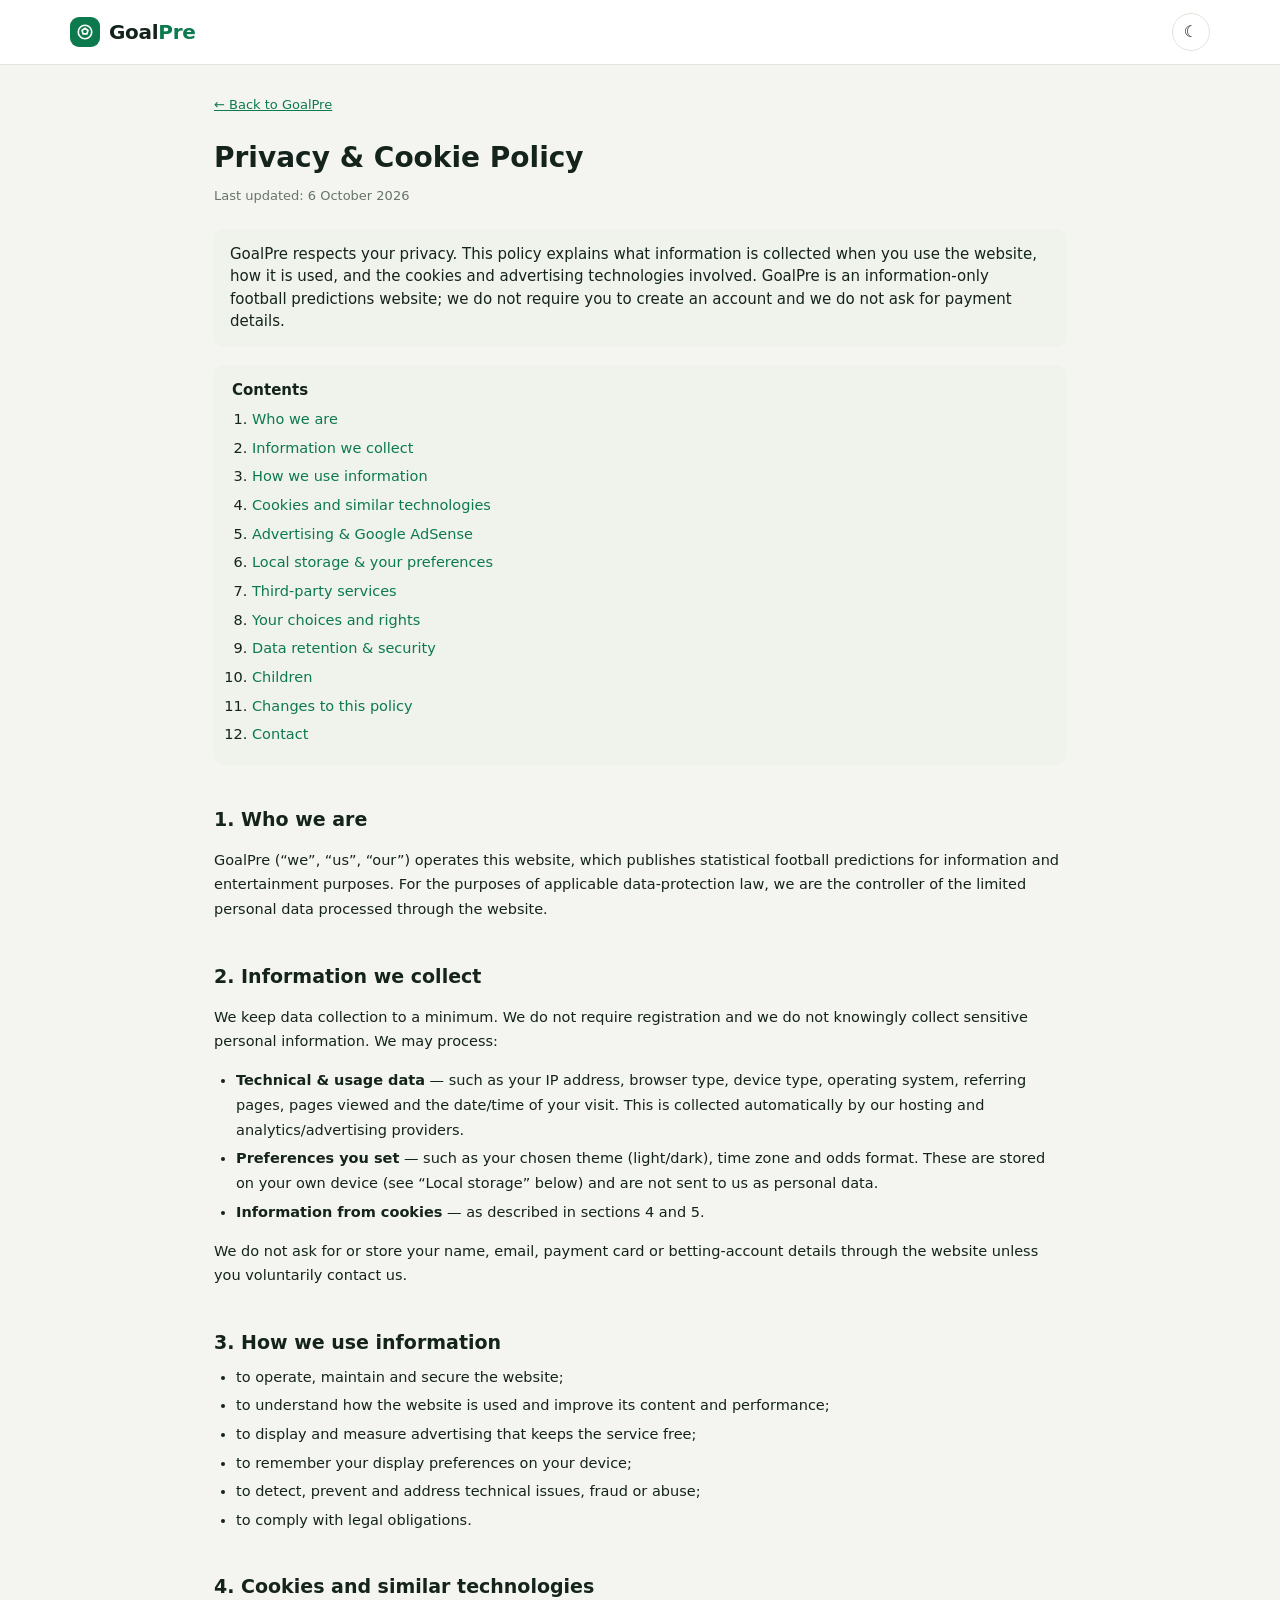
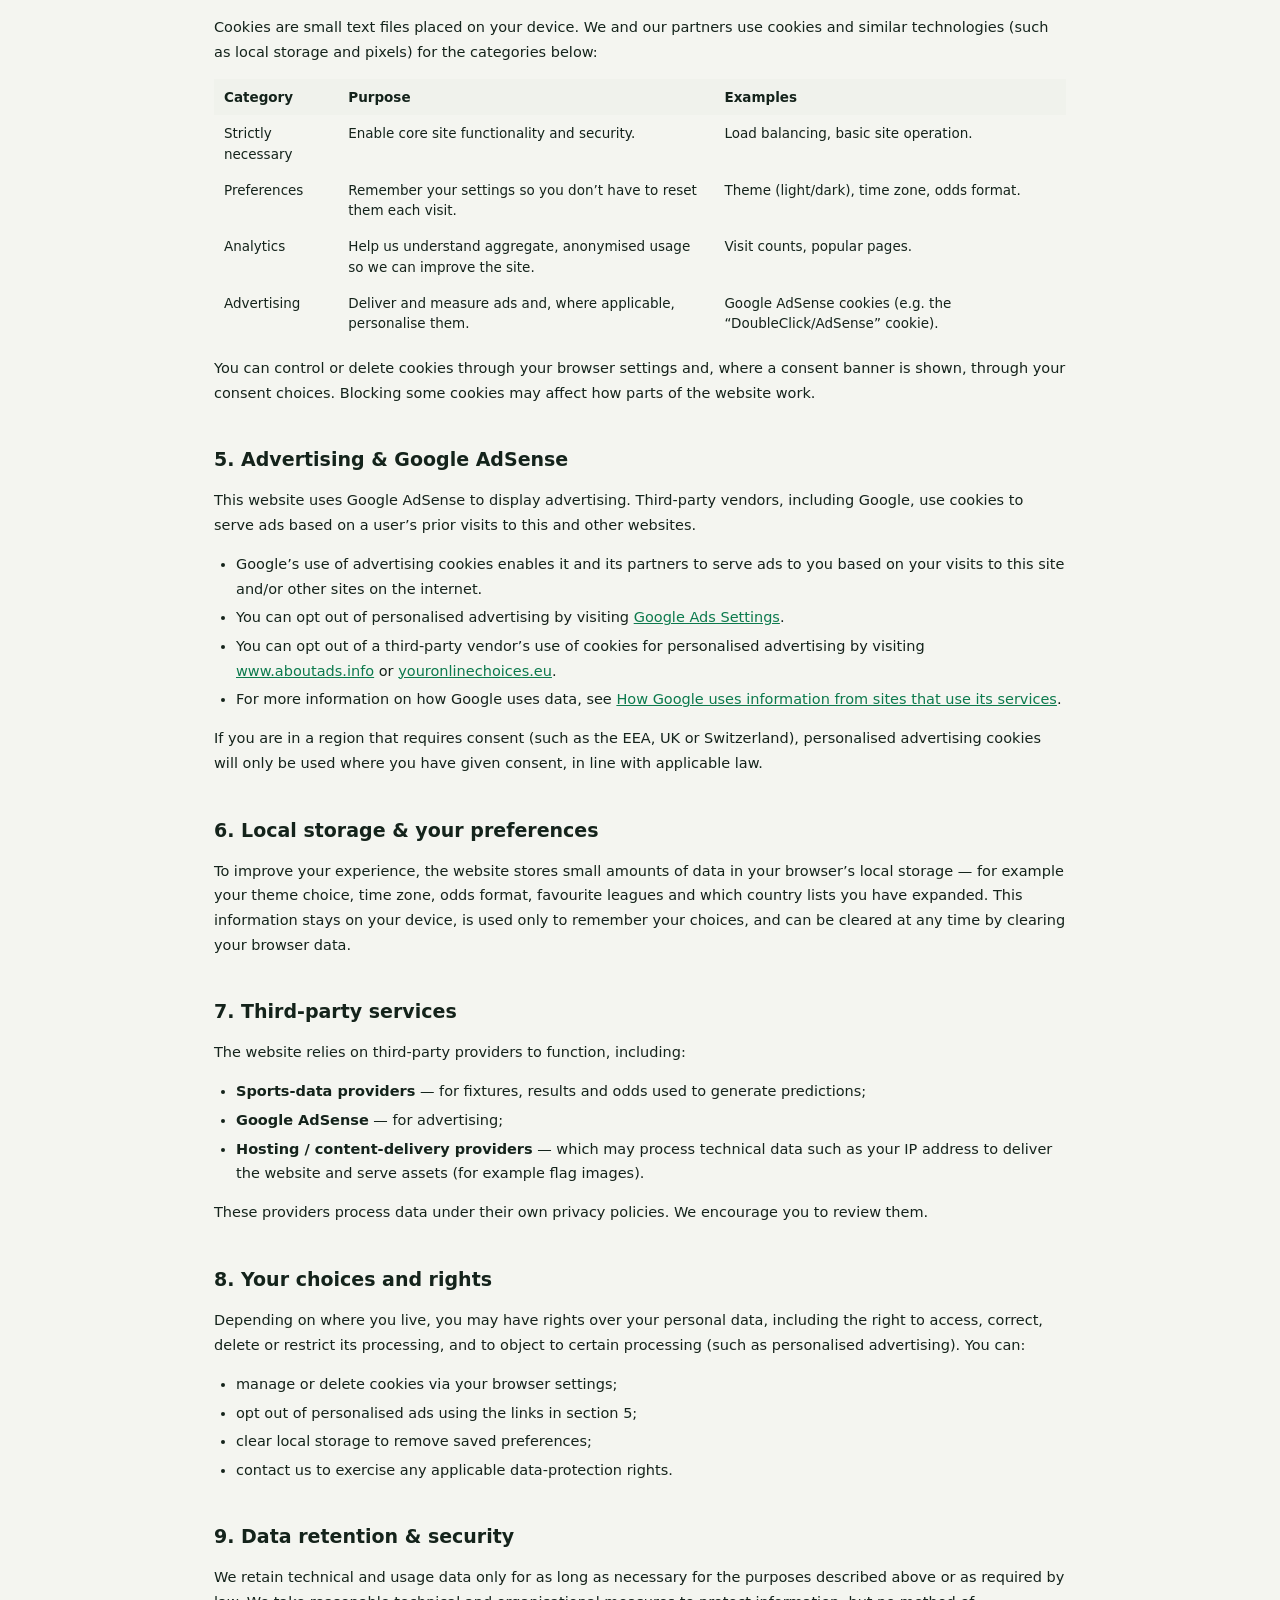
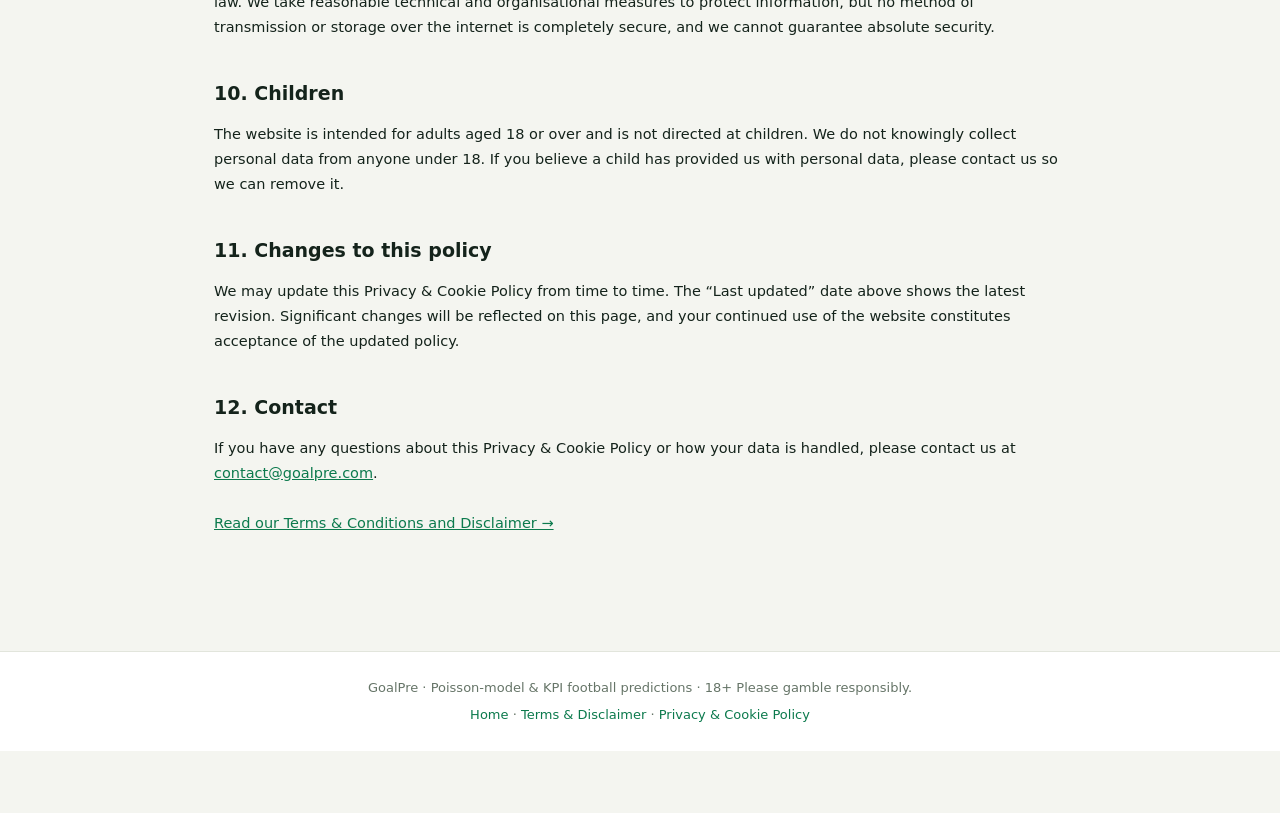
<file: privacy.html>
<!DOCTYPE html>
<html lang="en">
<head>
  <meta charset="UTF-8" />
  <meta name="viewport" content="width=device-width, initial-scale=1.0" />
  <title>Privacy &amp; Cookie Policy — GoalPre</title>
  <meta name="description" content="Privacy and Cookie Policy for GoalPre — how we handle data, cookies and advertising (including Google AdSense). 18+." />
  <meta name="theme-color" content="#0c7a4d" />
  <script src="theme.js"></script>
  <link rel="stylesheet" href="styles.css" />
  <style>
    .legal{max-width:860px;margin:0 auto;padding:28px 4px 60px}
    .legal h1{font-size:28px;margin:12px 0 6px}
    .legal .legal-meta{color:var(--muted);font-size:13px;margin:0 0 22px}
    .legal h2{font-size:19px;margin:30px 0 8px;padding-top:10px;border-top:1px solid var(--border)}
    .legal h3{font-size:15px;margin:18px 0 6px}
    .legal p,.legal li{font-size:14.5px;line-height:1.7;color:var(--text)}
    .legal ul{padding-left:22px;margin:8px 0}
    .legal li{margin:4px 0}
    .legal a{color:var(--brand);text-decoration:underline}
    .legal .callout{background:var(--surface2);border:1px solid var(--border);border-radius:var(--radius-sm,8px);padding:14px 16px;margin:18px 0}
    .legal .toc{background:var(--surface2);border:1px solid var(--border);border-radius:var(--radius-sm,8px);padding:14px 18px;margin:0 0 22px}
    .legal .toc ol{margin:6px 0 0;padding-left:20px}
    .legal .toc a{text-decoration:none}
    .legal table{width:100%;border-collapse:collapse;margin:12px 0;font-size:13.5px}
    .legal th,.legal td{border:1px solid var(--border);padding:8px 10px;text-align:left;vertical-align:top}
    .legal th{background:var(--surface2);font-weight:700}
    .legal-back{display:inline-block;margin:0 0 10px;font-size:13px;color:var(--brand);text-decoration:none}
  </style>
</head>
<body>
  <header class="site-header">
    <div class="container header-inner">
      <a class="logo" href="index.html" aria-label="GoalPre home"><span class="logo-mark" aria-hidden="true"><svg viewBox="0 0 24 24" fill="none" stroke="currentColor" stroke-width="2.2" stroke-linecap="round" stroke-linejoin="round"><circle cx="12" cy="12" r="9"/><path d="M12 7l4 3-1.5 4.5h-5L8 10z"/></svg></span><span class="logo-tx">Goal<span>Pre</span></span></a>
      <button type="button" class="theme-toggle" id="themeToggle" aria-label="Toggle theme" title="Toggle theme" style="margin-left:auto">&#9790;</button>
    </div>
  </header>

  <div class="container">
    <article class="legal">
      <a class="legal-back" href="index.html">&larr; Back to GoalPre</a>
      <h1>Privacy &amp; Cookie Policy</h1>
      <p class="legal-meta">Last updated: 6 October 2026</p>

      <div class="callout">
        GoalPre respects your privacy. This policy explains what information is
        collected when you use the website, how it is used, and the cookies and
        advertising technologies involved. GoalPre is an information-only football
        predictions website; we do not require you to create an account and we do not
        ask for payment details.
      </div>

      <nav class="toc" aria-label="Contents">
        <strong>Contents</strong>
        <ol>
          <li><a href="#who">Who we are</a></li>
          <li><a href="#collect">Information we collect</a></li>
          <li><a href="#use">How we use information</a></li>
          <li><a href="#cookies">Cookies and similar technologies</a></li>
          <li><a href="#ads">Advertising &amp; Google AdSense</a></li>
          <li><a href="#local">Local storage &amp; your preferences</a></li>
          <li><a href="#thirdparty">Third-party services</a></li>
          <li><a href="#choices">Your choices and rights</a></li>
          <li><a href="#retention">Data retention &amp; security</a></li>
          <li><a href="#children">Children</a></li>
          <li><a href="#changes">Changes to this policy</a></li>
          <li><a href="#contact">Contact</a></li>
        </ol>
      </nav>

      <h2 id="who">1. Who we are</h2>
      <p>GoalPre (“we”, “us”, “our”) operates this website, which publishes statistical
      football predictions for information and entertainment purposes. For the
      purposes of applicable data-protection law, we are the controller of the limited
      personal data processed through the website.</p>

      <h2 id="collect">2. Information we collect</h2>
      <p>We keep data collection to a minimum. We do not require registration and we
      do not knowingly collect sensitive personal information. We may process:</p>
      <ul>
        <li><strong>Technical &amp; usage data</strong> — such as your IP address,
        browser type, device type, operating system, referring pages, pages viewed and
        the date/time of your visit. This is collected automatically by our hosting
        and analytics/advertising providers.</li>
        <li><strong>Preferences you set</strong> — such as your chosen theme
        (light/dark), time zone and odds format. These are stored on your own device
        (see “Local storage” below) and are not sent to us as personal data.</li>
        <li><strong>Information from cookies</strong> — as described in sections 4
        and 5.</li>
      </ul>
      <p>We do not ask for or store your name, email, payment card or betting-account
      details through the website unless you voluntarily contact us.</p>

      <h2 id="use">3. How we use information</h2>
      <ul>
        <li>to operate, maintain and secure the website;</li>
        <li>to understand how the website is used and improve its content and
        performance;</li>
        <li>to display and measure advertising that keeps the service free;</li>
        <li>to remember your display preferences on your device;</li>
        <li>to detect, prevent and address technical issues, fraud or abuse;</li>
        <li>to comply with legal obligations.</li>
      </ul>

      <h2 id="cookies">4. Cookies and similar technologies</h2>
      <p>Cookies are small text files placed on your device. We and our partners use
      cookies and similar technologies (such as local storage and pixels) for the
      categories below:</p>
      <table>
        <thead>
          <tr><th>Category</th><th>Purpose</th><th>Examples</th></tr>
        </thead>
        <tbody>
          <tr><td>Strictly necessary</td><td>Enable core site functionality and
          security.</td><td>Load balancing, basic site operation.</td></tr>
          <tr><td>Preferences</td><td>Remember your settings so you don’t have to
          reset them each visit.</td><td>Theme (light/dark), time zone, odds
          format.</td></tr>
          <tr><td>Analytics</td><td>Help us understand aggregate, anonymised usage so
          we can improve the site.</td><td>Visit counts, popular pages.</td></tr>
          <tr><td>Advertising</td><td>Deliver and measure ads and, where applicable,
          personalise them.</td><td>Google AdSense cookies (e.g. the
          “DoubleClick/AdSense” cookie).</td></tr>
        </tbody>
      </table>
      <p>You can control or delete cookies through your browser settings and, where a
      consent banner is shown, through your consent choices. Blocking some cookies may
      affect how parts of the website work.</p>

      <h2 id="ads">5. Advertising &amp; Google AdSense</h2>
      <p>This website uses Google AdSense to display advertising. Third-party vendors,
      including Google, use cookies to serve ads based on a user’s prior visits to
      this and other websites.</p>
      <ul>
        <li>Google’s use of advertising cookies enables it and its partners to serve
        ads to you based on your visits to this site and/or other sites on the
        internet.</li>
        <li>You can opt out of personalised advertising by visiting
        <a href="https://www.google.com/settings/ads" target="_blank" rel="noopener noreferrer">Google Ads Settings</a>.</li>
        <li>You can opt out of a third-party vendor’s use of cookies for personalised
        advertising by visiting
        <a href="https://www.aboutads.info" target="_blank" rel="noopener noreferrer">www.aboutads.info</a> or
        <a href="https://www.youronlinechoices.eu" target="_blank" rel="noopener noreferrer">youronlinechoices.eu</a>.</li>
        <li>For more information on how Google uses data, see
        <a href="https://policies.google.com/technologies/partner-sites" target="_blank" rel="noopener noreferrer">How Google uses information from sites that use its services</a>.</li>
      </ul>
      <p>If you are in a region that requires consent (such as the EEA, UK or
      Switzerland), personalised advertising cookies will only be used where you have
      given consent, in line with applicable law.</p>

      <h2 id="local">6. Local storage &amp; your preferences</h2>
      <p>To improve your experience, the website stores small amounts of data in your
      browser’s local storage — for example your theme choice, time zone, odds format,
      favourite leagues and which country lists you have expanded. This information
      stays on your device, is used only to remember your choices, and can be cleared
      at any time by clearing your browser data.</p>

      <h2 id="thirdparty">7. Third-party services</h2>
      <p>The website relies on third-party providers to function, including:</p>
      <ul>
        <li><strong>Sports-data providers</strong> — for fixtures, results and odds
        used to generate predictions;</li>
        <li><strong>Google AdSense</strong> — for advertising;</li>
        <li><strong>Hosting / content-delivery providers</strong> — which may process
        technical data such as your IP address to deliver the website and serve
        assets (for example flag images).</li>
      </ul>
      <p>These providers process data under their own privacy policies. We encourage
      you to review them.</p>

      <h2 id="choices">8. Your choices and rights</h2>
      <p>Depending on where you live, you may have rights over your personal data,
      including the right to access, correct, delete or restrict its processing, and to
      object to certain processing (such as personalised advertising). You can:</p>
      <ul>
        <li>manage or delete cookies via your browser settings;</li>
        <li>opt out of personalised ads using the links in section 5;</li>
        <li>clear local storage to remove saved preferences;</li>
        <li>contact us to exercise any applicable data-protection rights.</li>
      </ul>

      <h2 id="retention">9. Data retention &amp; security</h2>
      <p>We retain technical and usage data only for as long as necessary for the
      purposes described above or as required by law. We take reasonable technical and
      organisational measures to protect information, but no method of transmission or
      storage over the internet is completely secure, and we cannot guarantee absolute
      security.</p>

      <h2 id="children">10. Children</h2>
      <p>The website is intended for adults aged 18 or over and is not directed at
      children. We do not knowingly collect personal data from anyone under 18. If you
      believe a child has provided us with personal data, please contact us so we can
      remove it.</p>

      <h2 id="changes">11. Changes to this policy</h2>
      <p>We may update this Privacy &amp; Cookie Policy from time to time. The “Last
      updated” date above shows the latest revision. Significant changes will be
      reflected on this page, and your continued use of the website constitutes
      acceptance of the updated policy.</p>

      <h2 id="contact">12. Contact</h2>
      <p>If you have any questions about this Privacy &amp; Cookie Policy or how your
      data is handled, please contact us at <a href="mailto:contact@goalpre.com">contact@goalpre.com</a>.</p>

      <p style="margin-top:26px"><a href="terms.html">Read our Terms &amp; Conditions and Disclaimer &rarr;</a></p>
    </article>
  </div>

  <footer class="site-footer">
    <div class="container">
      <p>GoalPre &middot; Poisson-model &amp; KPI football predictions &middot; 18+ Please gamble responsibly.</p>
      <p class="footer-links"><a href="index.html">Home</a> &middot; <a href="terms.html">Terms &amp; Disclaimer</a> &middot; <a href="privacy.html">Privacy &amp; Cookie Policy</a></p>
    </div>
  </footer>
</body>
</html>
</file>
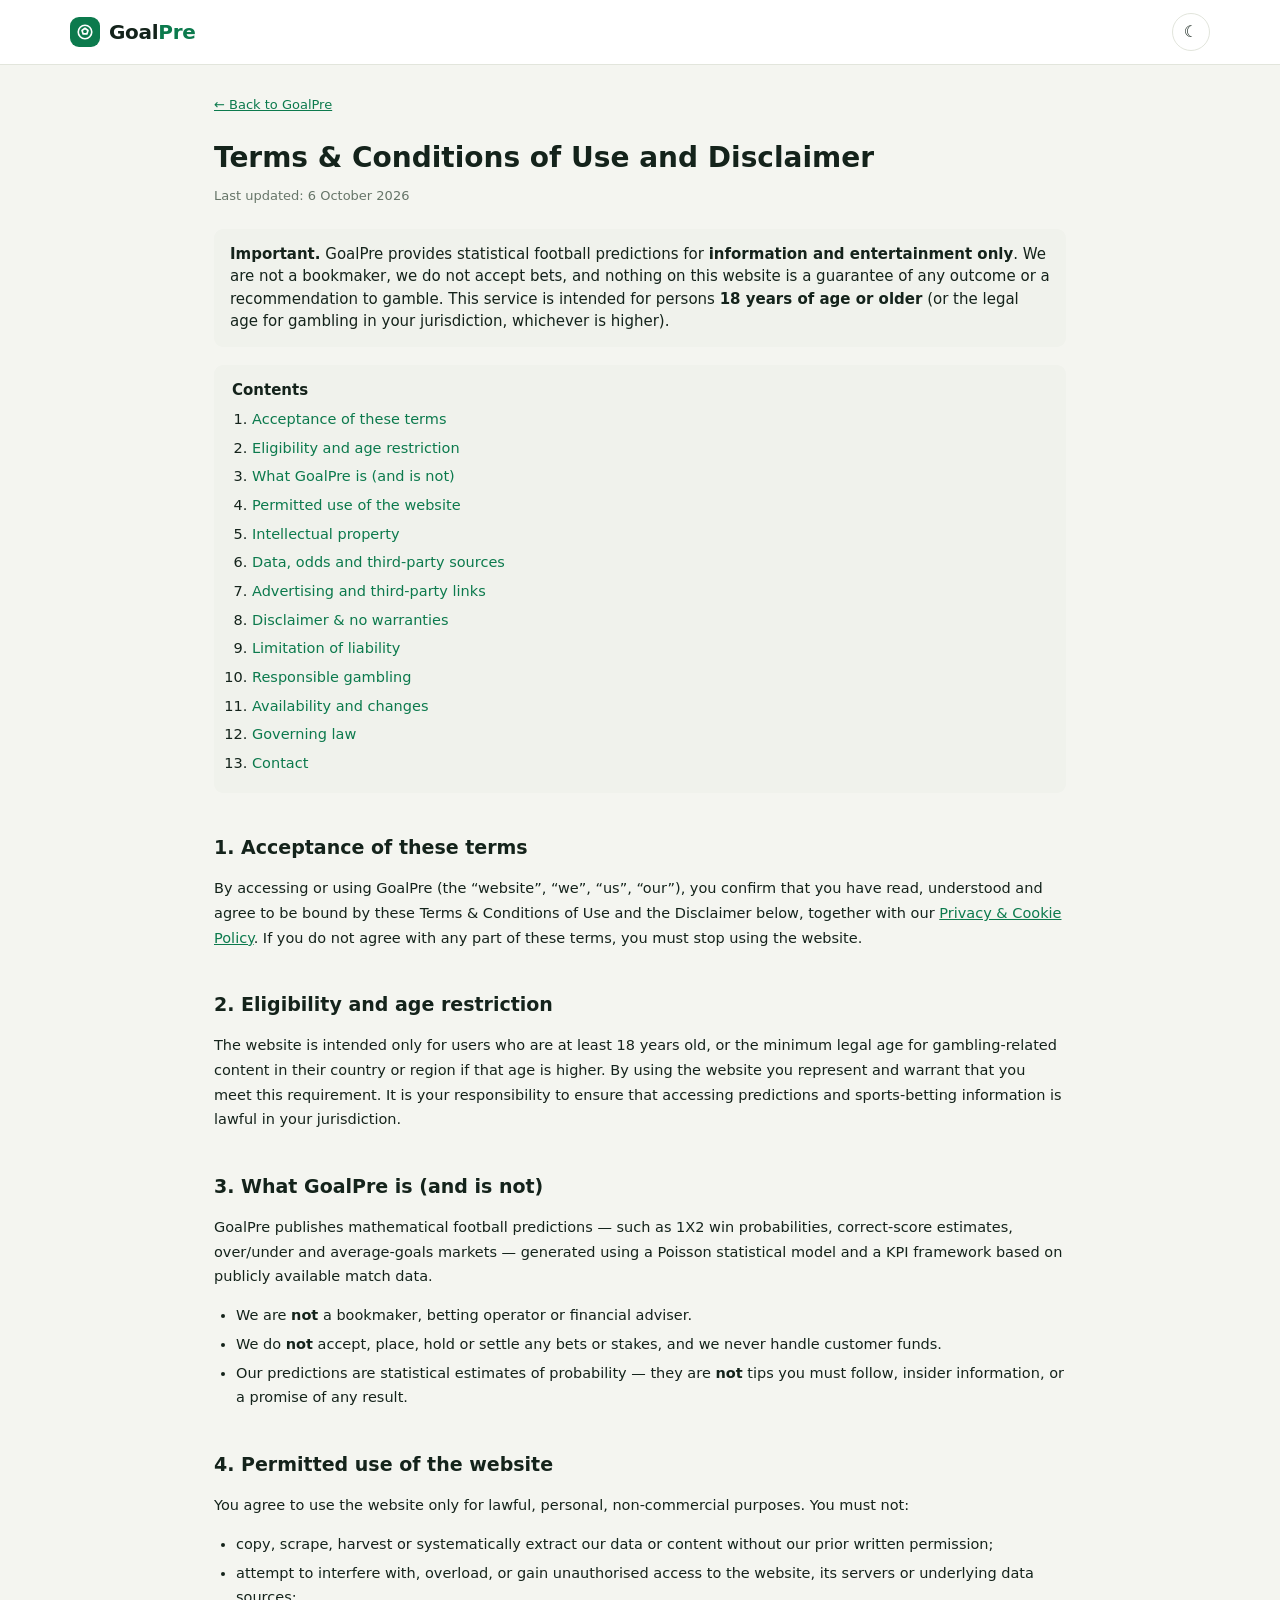
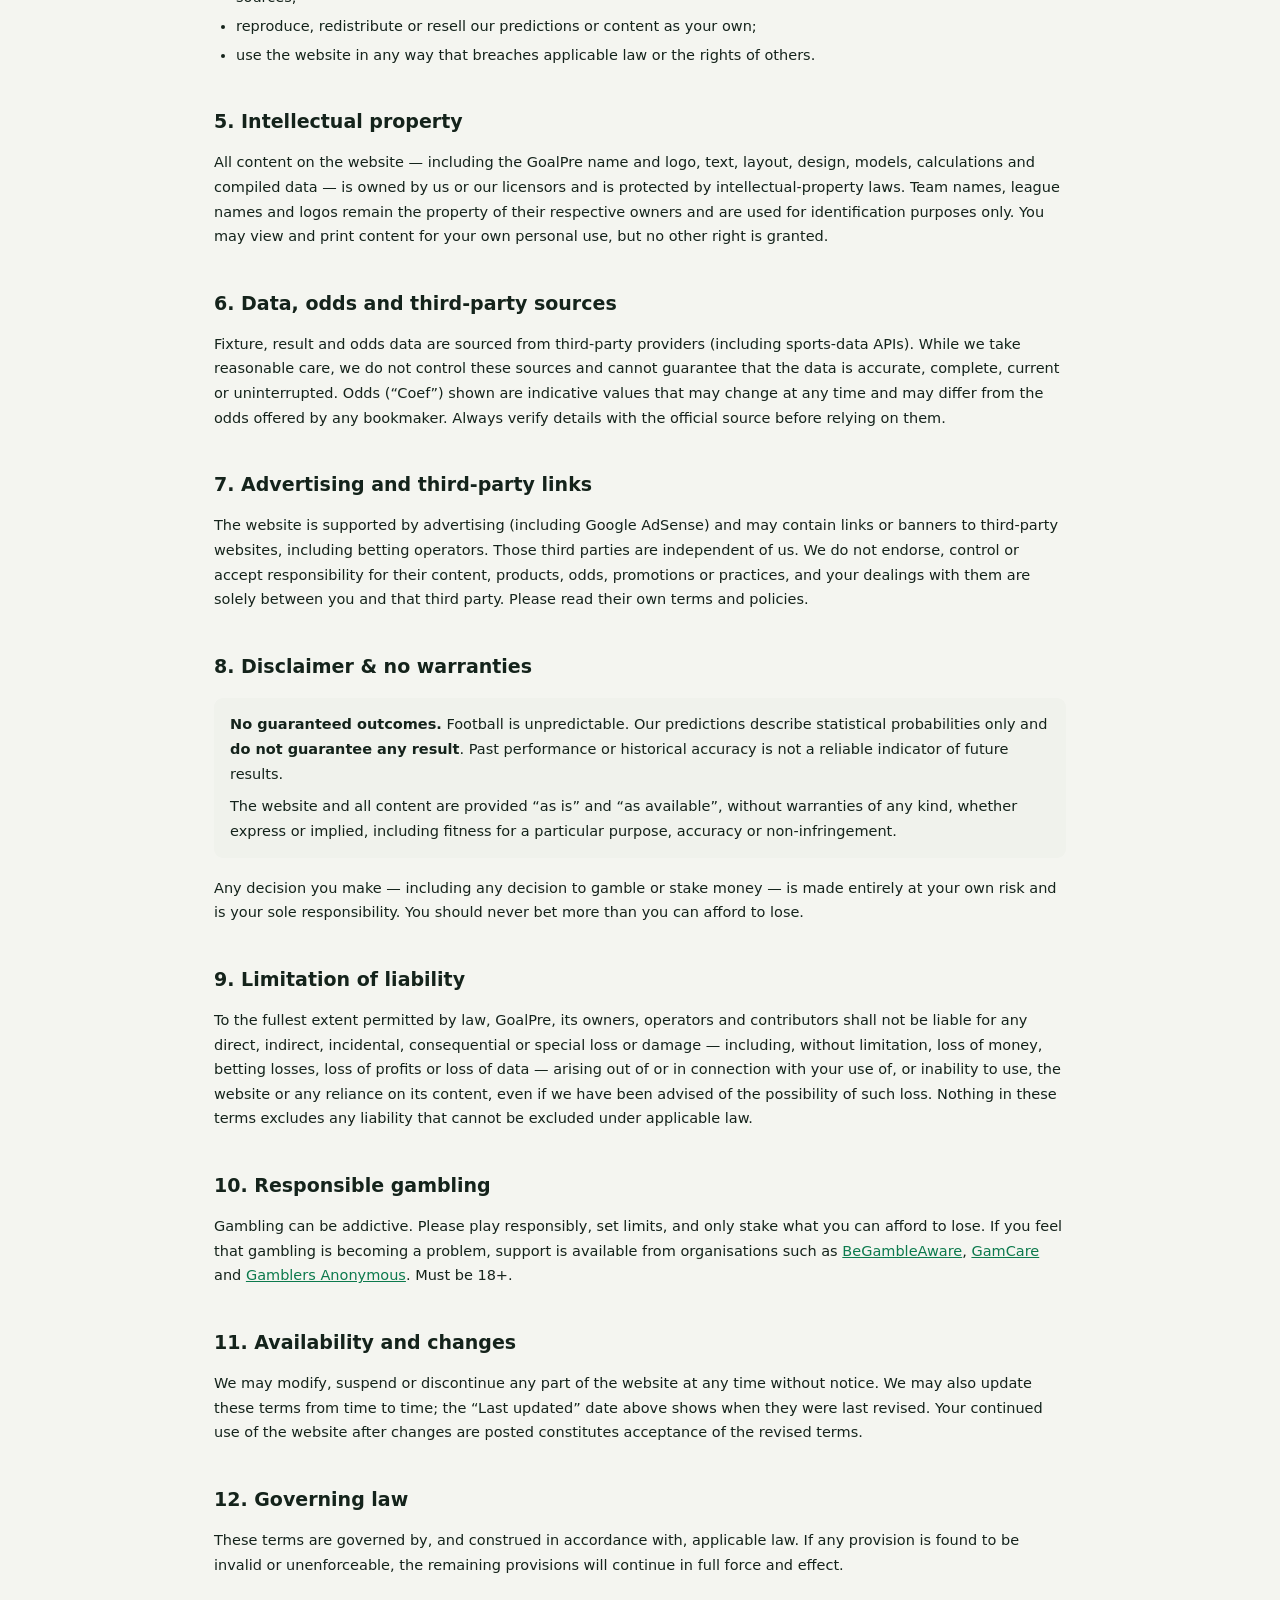
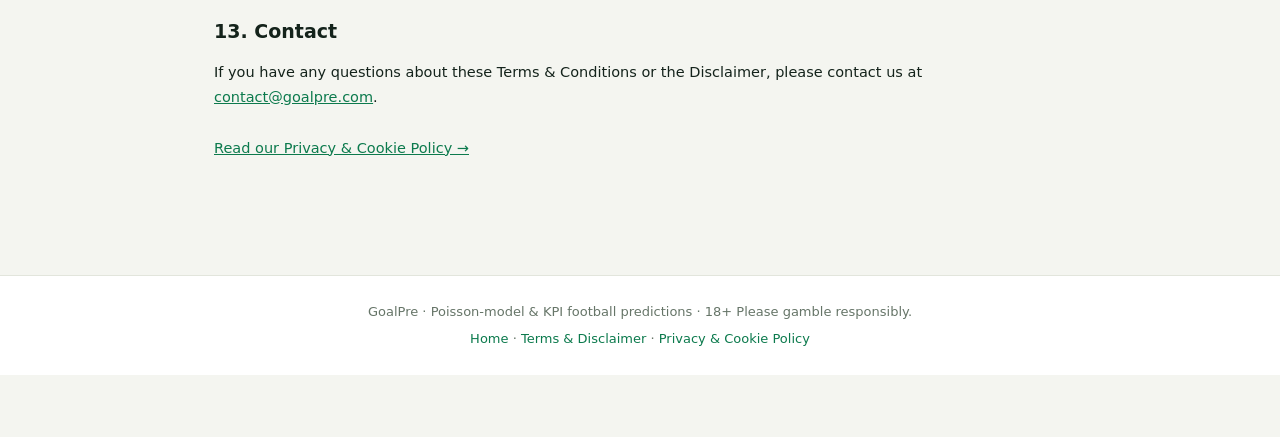
<file: terms.html>
<!DOCTYPE html>
<html lang="en">
<head>
  <meta charset="UTF-8" />
  <meta name="viewport" content="width=device-width, initial-scale=1.0" />
  <title>Terms &amp; Conditions of Use and Disclaimer — GoalPre</title>
  <meta name="description" content="Terms and Conditions of Use and Disclaimer for GoalPre — statistical football predictions for information and entertainment only. 18+. No guaranteed outcomes." />
  <meta name="theme-color" content="#0c7a4d" />
  <script src="theme.js"></script>
  <link rel="stylesheet" href="styles.css" />
  <style>
    .legal{max-width:860px;margin:0 auto;padding:28px 4px 60px}
    .legal h1{font-size:28px;margin:12px 0 6px}
    .legal .legal-meta{color:var(--muted);font-size:13px;margin:0 0 22px}
    .legal h2{font-size:19px;margin:30px 0 8px;padding-top:10px;border-top:1px solid var(--border)}
    .legal h3{font-size:15px;margin:18px 0 6px}
    .legal p,.legal li{font-size:14.5px;line-height:1.7;color:var(--text)}
    .legal ul{padding-left:22px;margin:8px 0}
    .legal li{margin:4px 0}
    .legal a{color:var(--brand);text-decoration:underline}
    .legal .callout{background:var(--surface2);border:1px solid var(--border);border-radius:var(--radius-sm,8px);padding:14px 16px;margin:18px 0}
    .legal .toc{background:var(--surface2);border:1px solid var(--border);border-radius:var(--radius-sm,8px);padding:14px 18px;margin:0 0 22px}
    .legal .toc ol{margin:6px 0 0;padding-left:20px}
    .legal .toc a{text-decoration:none}
    .legal-back{display:inline-block;margin:0 0 10px;font-size:13px;color:var(--brand);text-decoration:none}
  </style>
</head>
<body>
  <header class="site-header">
    <div class="container header-inner">
      <a class="logo" href="index.html" aria-label="GoalPre home"><span class="logo-mark" aria-hidden="true"><svg viewBox="0 0 24 24" fill="none" stroke="currentColor" stroke-width="2.2" stroke-linecap="round" stroke-linejoin="round"><circle cx="12" cy="12" r="9"/><path d="M12 7l4 3-1.5 4.5h-5L8 10z"/></svg></span><span class="logo-tx">Goal<span>Pre</span></span></a>
      <button type="button" class="theme-toggle" id="themeToggle" aria-label="Toggle theme" title="Toggle theme" style="margin-left:auto">&#9790;</button>
    </div>
  </header>

  <div class="container">
    <article class="legal">
      <a class="legal-back" href="index.html">&larr; Back to GoalPre</a>
      <h1>Terms &amp; Conditions of Use and Disclaimer</h1>
      <p class="legal-meta">Last updated: 6 October 2026</p>

      <div class="callout">
        <strong>Important.</strong> GoalPre provides statistical football
        predictions for <strong>information and entertainment only</strong>. We are
        not a bookmaker, we do not accept bets, and nothing on this website is a
        guarantee of any outcome or a recommendation to gamble. This service is
        intended for persons <strong>18 years of age or older</strong> (or the legal
        age for gambling in your jurisdiction, whichever is higher).
      </div>

      <nav class="toc" aria-label="Contents">
        <strong>Contents</strong>
        <ol>
          <li><a href="#acceptance">Acceptance of these terms</a></li>
          <li><a href="#eligibility">Eligibility and age restriction</a></li>
          <li><a href="#service">What GoalPre is (and is not)</a></li>
          <li><a href="#use">Permitted use of the website</a></li>
          <li><a href="#ip">Intellectual property</a></li>
          <li><a href="#data">Data, odds and third-party sources</a></li>
          <li><a href="#ads">Advertising and third-party links</a></li>
          <li><a href="#disclaimer">Disclaimer &amp; no warranties</a></li>
          <li><a href="#liability">Limitation of liability</a></li>
          <li><a href="#responsible">Responsible gambling</a></li>
          <li><a href="#availability">Availability and changes</a></li>
          <li><a href="#law">Governing law</a></li>
          <li><a href="#contact">Contact</a></li>
        </ol>
      </nav>

      <h2 id="acceptance">1. Acceptance of these terms</h2>
      <p>By accessing or using GoalPre (the “website”, “we”, “us”, “our”), you
      confirm that you have read, understood and agree to be bound by these Terms
      &amp; Conditions of Use and the Disclaimer below, together with our
      <a href="privacy.html">Privacy &amp; Cookie Policy</a>. If you do not agree with
      any part of these terms, you must stop using the website.</p>

      <h2 id="eligibility">2. Eligibility and age restriction</h2>
      <p>The website is intended only for users who are at least 18 years old, or the
      minimum legal age for gambling-related content in their country or region if
      that age is higher. By using the website you represent and warrant that you meet
      this requirement. It is your responsibility to ensure that accessing predictions
      and sports-betting information is lawful in your jurisdiction.</p>

      <h2 id="service">3. What GoalPre is (and is not)</h2>
      <p>GoalPre publishes mathematical football predictions — such as 1X2 win
      probabilities, correct-score estimates, over/under and average-goals markets —
      generated using a Poisson statistical model and a KPI framework based on
      publicly available match data.</p>
      <ul>
        <li>We are <strong>not</strong> a bookmaker, betting operator or financial
        adviser.</li>
        <li>We do <strong>not</strong> accept, place, hold or settle any bets or
        stakes, and we never handle customer funds.</li>
        <li>Our predictions are statistical estimates of probability — they are
        <strong>not</strong> tips you must follow, insider information, or a promise of
        any result.</li>
      </ul>

      <h2 id="use">4. Permitted use of the website</h2>
      <p>You agree to use the website only for lawful, personal, non-commercial
      purposes. You must not:</p>
      <ul>
        <li>copy, scrape, harvest or systematically extract our data or content
        without our prior written permission;</li>
        <li>attempt to interfere with, overload, or gain unauthorised access to the
        website, its servers or underlying data sources;</li>
        <li>reproduce, redistribute or resell our predictions or content as your own;</li>
        <li>use the website in any way that breaches applicable law or the rights of
        others.</li>
      </ul>

      <h2 id="ip">5. Intellectual property</h2>
      <p>All content on the website — including the GoalPre name and logo, text,
      layout, design, models, calculations and compiled data — is owned by us or our
      licensors and is protected by intellectual-property laws. Team names, league
      names and logos remain the property of their respective owners and are used for
      identification purposes only. You may view and print content for your own
      personal use, but no other right is granted.</p>

      <h2 id="data">6. Data, odds and third-party sources</h2>
      <p>Fixture, result and odds data are sourced from third-party providers
      (including sports-data APIs). While we take reasonable care, we do not control
      these sources and cannot guarantee that the data is accurate, complete, current
      or uninterrupted. Odds (“Coef”) shown are indicative values that may change at
      any time and may differ from the odds offered by any bookmaker. Always verify
      details with the official source before relying on them.</p>

      <h2 id="ads">7. Advertising and third-party links</h2>
      <p>The website is supported by advertising (including Google AdSense) and may
      contain links or banners to third-party websites, including betting operators.
      Those third parties are independent of us. We do not endorse, control or accept
      responsibility for their content, products, odds, promotions or practices, and
      your dealings with them are solely between you and that third party. Please read
      their own terms and policies.</p>

      <h2 id="disclaimer">8. Disclaimer &amp; no warranties</h2>
      <div class="callout">
        <p style="margin:0 0 8px"><strong>No guaranteed outcomes.</strong> Football is
        unpredictable. Our predictions describe statistical probabilities only and
        <strong>do not guarantee any result</strong>. Past performance or historical
        accuracy is not a reliable indicator of future results.</p>
        <p style="margin:0">The website and all content are provided “as is” and “as
        available”, without warranties of any kind, whether express or implied,
        including fitness for a particular purpose, accuracy or non-infringement.</p>
      </div>
      <p>Any decision you make — including any decision to gamble or stake money — is
      made entirely at your own risk and is your sole responsibility. You should never
      bet more than you can afford to lose.</p>

      <h2 id="liability">9. Limitation of liability</h2>
      <p>To the fullest extent permitted by law, GoalPre, its owners, operators and
      contributors shall not be liable for any direct, indirect, incidental,
      consequential or special loss or damage — including, without limitation, loss of
      money, betting losses, loss of profits or loss of data — arising out of or in
      connection with your use of, or inability to use, the website or any reliance on
      its content, even if we have been advised of the possibility of such loss.
      Nothing in these terms excludes any liability that cannot be excluded under
      applicable law.</p>

      <h2 id="responsible">10. Responsible gambling</h2>
      <p>Gambling can be addictive. Please play responsibly, set limits, and only
      stake what you can afford to lose. If you feel that gambling is becoming a
      problem, support is available from organisations such as
      <a href="https://www.begambleaware.org" target="_blank" rel="noopener noreferrer">BeGambleAware</a>,
      <a href="https://www.gamcare.org.uk" target="_blank" rel="noopener noreferrer">GamCare</a> and
      <a href="https://www.gamblersanonymous.org" target="_blank" rel="noopener noreferrer">Gamblers Anonymous</a>.
      Must be 18+.</p>

      <h2 id="availability">11. Availability and changes</h2>
      <p>We may modify, suspend or discontinue any part of the website at any time
      without notice. We may also update these terms from time to time; the “Last
      updated” date above shows when they were last revised. Your continued use of the
      website after changes are posted constitutes acceptance of the revised terms.</p>

      <h2 id="law">12. Governing law</h2>
      <p>These terms are governed by, and construed in accordance with, applicable
      law. If any provision is found to be invalid or unenforceable, the remaining
      provisions will continue in full force and effect.</p>

      <h2 id="contact">13. Contact</h2>
      <p>If you have any questions about these Terms &amp; Conditions or the
      Disclaimer, please contact us at <a href="mailto:contact@goalpre.com">contact@goalpre.com</a>.</p>

      <p style="margin-top:26px"><a href="privacy.html">Read our Privacy &amp; Cookie Policy &rarr;</a></p>
    </article>
  </div>

  <footer class="site-footer">
    <div class="container">
      <p>GoalPre &middot; Poisson-model &amp; KPI football predictions &middot; 18+ Please gamble responsibly.</p>
      <p class="footer-links"><a href="index.html">Home</a> &middot; <a href="terms.html">Terms &amp; Disclaimer</a> &middot; <a href="privacy.html">Privacy &amp; Cookie Policy</a></p>
    </div>
  </footer>
</body>
</html>
</file>
<file: styles.css>
/* PreBetTips — redesign v2
   Light-first editorial look with a dark theme (html[data-theme="dark"]).
   All class names / ids used by app.js are preserved. */
:root{
  --bg:#f4f5f0; --surface:#ffffff; --surface2:#f0f2ec; --line:#e2e5dc;
  --text:#14231b; --muted:#667568; --faint:#8b978e;
  --brand:#0c7a4d; --brand-ink:#ffffff; --brand-soft:#e3f3ea;
  --accent:#0c7a4d; --accent2:#b7791f;
  --home:#0c7a4d; --draw:#a86a12; --away:#c2384a;
  --blue:#1d6fd6; --home-soft:#e3f3ea; --draw-soft:#fbf0d9; --away-soft:#fbe6e9;
  --hero-a:#0d3b2a; --hero-b:#0c7a4d; --hero-ink:#ffffff;
  --shadow:0 1px 2px rgba(20,35,27,.05),0 6px 20px rgba(20,35,27,.06);
  --radius:14px; --radius-sm:9px;
  --font:"Inter",ui-sans-serif,system-ui,-apple-system,"Segoe UI",Roboto,Helvetica,Arial,sans-serif;
}
html[data-theme="dark"]{
  --bg:#0a100d; --surface:#111a15; --surface2:#17231c; --line:#22322a;
  --text:#e9f1ec; --muted:#8fa398; --faint:#6b8074;
  --brand:#3ddc97; --brand-ink:#04140c; --brand-soft:rgba(61,220,151,.12);
  --accent:#3ddc97; --accent2:#f0b84a;
  --home:#3ddc97; --draw:#f0b84a; --away:#ff6b7d;
  --blue:#5aa2ff; --home-soft:rgba(61,220,151,.13); --draw-soft:rgba(240,184,74,.13); --away-soft:rgba(255,107,125,.13);
  --hero-a:#0f2a1e; --hero-b:#14543a; --hero-ink:#ffffff;
  --shadow:0 1px 2px rgba(0,0,0,.3),0 8px 24px rgba(0,0,0,.28);
}
*{box-sizing:border-box}
html{max-width:100%;color-scheme:light}
html[data-theme="dark"]{color-scheme:dark}
body{margin:0;overflow-x:hidden;max-width:100%;font-family:var(--font);font-size:15px;background:var(--bg);color:var(--text);line-height:1.5;-webkit-font-smoothing:antialiased;padding-bottom:62px}
img,video,iframe,embed,object,canvas,svg{max-width:100%;height:auto}
button,input,select{font-family:inherit}
:focus-visible{outline:2px solid var(--brand);outline-offset:2px}
.container{width:100%;max-width:1180px;margin:0 auto;padding:0 20px}

/* ---------- Header ---------- */
.site-header{background:var(--surface);border-bottom:1px solid var(--line);position:sticky;top:0;z-index:20}
.header-inner{display:flex;align-items:center;gap:18px;height:64px}
.logo{display:inline-flex;align-items:center;gap:9px;font-size:20px;font-weight:800;color:var(--text);text-decoration:none;letter-spacing:-.3px;white-space:nowrap}
.logo-mark{width:30px;height:30px;flex:0 0 30px;border-radius:9px;background:var(--brand);color:var(--brand-ink);display:grid;place-items:center}
.logo-mark svg{width:18px;height:18px}
.logo span.logo-tx{color:var(--text)}
.logo span.logo-tx span{color:var(--brand)}
.main-nav{display:flex;gap:2px;flex:1;margin-left:10px}
.nav-btn{background:transparent;border:0;color:var(--muted);font-size:14px;font-weight:600;padding:9px 14px;border-radius:999px;cursor:pointer;white-space:nowrap;transition:background .15s,color .15s}
.nav-btn:hover{color:var(--text);background:var(--surface2)}
.nav-btn.active{color:var(--brand);background:var(--brand-soft)}
.header-tools{display:flex;align-items:center;gap:10px}
.header-search input{background:var(--surface2);border:1px solid transparent;color:var(--text);border-radius:999px;padding:9px 16px;font-size:14px;width:200px;transition:border-color .15s,background .15s}
.header-search input::placeholder{color:var(--faint)}
.header-search input:focus{outline:0;border-color:var(--brand);background:var(--surface)}
.theme-toggle{width:38px;height:38px;border-radius:50%;border:1px solid var(--line);background:var(--surface);color:var(--text);cursor:pointer;display:grid;place-items:center;font-size:16px;line-height:1;transition:background .15s}
.theme-toggle:hover{background:var(--surface2)}
.menu-toggle{display:none;background:transparent;border:0;color:var(--text);font-size:24px;cursor:pointer;padding:8px;line-height:1}

/* ---------- Hero ---------- */
.hero{margin:10px 0 0;border-radius:14px;color:var(--hero-ink);background:radial-gradient(700px 220px at 85% -20%,rgba(255,255,255,.18),transparent 60%),linear-gradient(120deg,var(--hero-a),var(--hero-b));padding:10px 18px;display:flex;align-items:center;justify-content:space-between;gap:16px;flex-wrap:nowrap;position:relative;overflow:hidden;box-shadow:var(--shadow)}
.hero::after{content:"";position:absolute;right:-40px;bottom:-110px;width:200px;height:200px;border-radius:50%;border:26px solid rgba(255,255,255,.06);pointer-events:none}
.hero-copy{max-width:720px;position:relative;z-index:1;flex:1 1 auto}
.hero-eyebrow{display:inline-block;font-size:10px;font-weight:700;letter-spacing:.6px;text-transform:uppercase;background:rgba(255,255,255,.16);padding:2px 8px;border-radius:999px;margin-bottom:4px}
.hero h1{margin:0 0 2px;font-size:clamp(16px,1.6vw,19px);line-height:1.2;letter-spacing:-.3px;font-weight:800;white-space:nowrap}
.hero p{margin:0;opacity:.88;font-size:12px;line-height:1.35}
.hero-stats{display:flex;gap:8px;position:relative;z-index:1;flex:0 0 auto}
.hero-stat{background:rgba(255,255,255,.12);border:1px solid rgba(255,255,255,.18);border-radius:10px;padding:6px 12px;min-width:76px;text-align:center}
.hero-stat b{display:block;font-size:17px;line-height:1.1;font-weight:800;font-variant-numeric:tabular-nums}
.hero-stat span{font-size:10px;opacity:.82;font-weight:600;white-space:nowrap}

/* ---------- Layout ---------- */
.layout{display:flex;gap:22px;align-items:flex-start;margin-top:22px}
.content{flex:1;min-width:0;max-width:100%}
.view{max-width:100%}

/* ---------- Sidebar ---------- */
.side-toggle{display:none;width:100%;background:var(--surface);border:0;border-bottom:1px solid var(--line);color:var(--text);font-weight:700;font-size:14px;padding:13px 16px;cursor:pointer;text-align:left}
.side-caret{float:right;color:var(--muted);font-size:11px;transition:transform .15s}
.side-toggle.open .side-caret{transform:rotate(180deg)}
.sidebar{width:260px;flex:0 0 260px;background:var(--surface);border:1px solid var(--line);border-radius:var(--radius);overflow:hidden;font-size:14px;position:sticky;top:84px;box-shadow:var(--shadow)}
.side-group{padding:8px 0 10px;border-bottom:1px solid var(--line)}
.side-title{padding:10px 18px 6px;font-size:11px;letter-spacing:.9px;text-transform:uppercase;color:var(--faint);font-weight:700}
.side-item{display:flex;align-items:center;gap:10px;width:calc(100% - 16px);margin:1px 8px;background:transparent;border:0;border-radius:var(--radius-sm);color:var(--text);text-align:left;padding:8px 10px;cursor:pointer;font-size:14px;transition:background .12s}
.side-item:hover{background:var(--surface2)}
.side-item.active{background:var(--brand-soft);color:var(--brand);font-weight:700}
.side-item .ico{width:20px;text-align:center;flex:0 0 20px;font-size:15px}
.side-item .lbl{flex:1;white-space:nowrap;overflow:hidden;text-overflow:ellipsis}
.side-item .cnt{flex:0 0 auto;background:var(--brand);color:var(--brand-ink);font-size:11px;font-weight:700;padding:1px 7px;border-radius:999px;min-width:20px;text-align:center}
.side-item .caret{color:var(--faint);font-size:13px}
.side-search{padding:4px 14px 8px;display:flex;align-items:center;gap:8px}
.side-search input{flex:1;min-width:0;background:var(--surface2);border:1px solid transparent;color:var(--text);border-radius:999px;padding:8px 14px;font-size:13px}
.side-search input:focus{outline:0;border-color:var(--brand)}
.side-search .ico{display:none}
.country-list{max-height:260px;overflow:auto}
.country-list .side-item .cnt{background:var(--surface2);color:var(--muted)}

/* ---------- Period nav (sidebar) + Featured matches ---------- */
.side-periods{padding:8px 0}
.side-periods .side-item{padding:9px 10px;font-weight:600}
.side-periods .side-item .lbl{white-space:normal;line-height:1.3}
.side-periods .side-item .cnt[hidden]{display:none}
.side-periods .side-top{color:var(--brand);font-weight:800}
.featured{background:var(--surface);border:1px solid var(--line);border-radius:var(--radius-sm);padding:8px 14px;margin:0 0 12px;text-align:center;box-shadow:var(--shadow);display:flex;align-items:center;justify-content:center;gap:12px;flex-wrap:wrap}
.featured-title{display:none}
.day-strip{display:flex;justify-content:center;align-items:center;gap:6px;flex-wrap:wrap}
.day-pill{border:1px solid var(--line);background:var(--surface2);color:var(--text);font-weight:700;font-size:12px;padding:5px 15px;border-radius:999px;cursor:pointer;line-height:1.2;transition:background .15s,color .15s,border-color .15s}
.day-pill:hover{border-color:var(--brand)}
.day-pill.active{background:var(--brand);color:var(--brand-ink);border-color:var(--brand)}
.date-range{margin:0;font-size:12px;color:var(--muted);font-weight:600}
@media(max-width:520px){
  .featured{padding:8px;gap:8px}
  .featured-title{display:none}
  .day-strip{gap:4px}
  .day-pill{padding:4px 10px;font-size:11px}
}

/* ---------- Toolbar ---------- */
.toolbar{display:flex;flex-direction:column;gap:14px;margin:0 0 16px}
.toolbar-top{display:flex;align-items:center;gap:12px;flex-wrap:wrap;justify-content:space-between}
.mode-switch{display:flex;gap:4px;align-items:center;flex-wrap:wrap;background:var(--surface);border:1px solid var(--line);border-radius:999px;padding:4px;align-self:flex-start;box-shadow:var(--shadow)}
.mode-btn{border:0;cursor:pointer;background:transparent;color:var(--muted);font-weight:700;font-size:14px;padding:9px 18px;border-radius:999px;transition:background .15s,color .15s;line-height:1;white-space:nowrap;display:inline-flex;align-items:center;gap:7px}
.mode-btn:hover{color:var(--text)}
.mode-btn.active{background:var(--brand);color:var(--brand-ink)}
.sel-count{display:inline-flex;align-items:center;justify-content:center;min-width:19px;height:19px;padding:0 6px;border-radius:999px;background:var(--away);color:#fff;font-size:11px;font-weight:800;line-height:1}
.sel-count[hidden]{display:none}
.filters{display:flex;flex-wrap:wrap;gap:12px;align-items:flex-end;background:var(--surface);border:1px solid var(--line);border-radius:var(--radius);padding:14px 16px}
.filters label{display:flex;flex-direction:column;font-size:11px;color:var(--muted);gap:5px;font-weight:700;text-transform:uppercase;letter-spacing:.5px}
.filters select{background:var(--surface2);border:1px solid transparent;color:var(--text);border-radius:var(--radius-sm);padding:9px 12px;font-size:14px;font-weight:500;text-transform:none;letter-spacing:0;min-width:150px;cursor:pointer}
.filters select:focus{outline:0;border-color:var(--brand)}
.engine-toggle{display:flex;flex-direction:row;align-items:center;gap:8px;background:var(--surface);border:1px solid var(--line);border-radius:999px;padding:5px 10px 5px 14px;box-shadow:var(--shadow)}
.engine-label{font-size:11px;color:var(--muted);font-weight:700;text-transform:uppercase;letter-spacing:.5px}
.engine-seg{display:flex;background:var(--surface2);border-radius:var(--radius-sm);padding:3px}
.engine-seg .eng-btn{border:0;background:transparent;color:var(--muted);cursor:pointer;font-weight:700;font-size:13px;padding:7px 16px;line-height:1;border-radius:7px;transition:background .15s,color .15s}
.engine-seg .eng-btn:hover{color:var(--text)}
.engine-seg .eng-btn.active{background:var(--surface);color:var(--brand);box-shadow:0 1px 3px rgba(0,0,0,.14)}

/* ---------- Table ---------- */
.table-wrap{background:var(--surface);border:1px solid var(--line);border-radius:var(--radius);overflow-x:auto;overflow-y:visible;-webkit-overflow-scrolling:touch;box-shadow:var(--shadow)}
.pred-table{width:100%;border-collapse:collapse;font-size:14px;min-width:720px}
.pred-table thead th{background:var(--surface);color:var(--faint);text-align:center;padding:12px 10px;font-size:11px;font-weight:700;text-transform:uppercase;letter-spacing:.7px;border-bottom:2px solid var(--line);white-space:nowrap;position:sticky;top:0;z-index:15;box-shadow:0 2px 4px rgba(0,0,0,0.04)}
.pred-table th.col-match,.pred-table td.col-match{text-align:left;min-width:200px}
.pred-table th.col-league,.pred-table td.col-league{text-align:left}
.pred-table tbody td{padding:12px 10px;text-align:center;border-bottom:1px solid var(--line);vertical-align:middle}
.pred-table tbody tr:last-child td{border-bottom:0}
.pred-table tbody tr:hover{background:var(--surface2)}
.pred-table th.col-pick,.pred-table td.col-pick{width:48px;text-align:center;white-space:nowrap;padding-left:14px}
input.pick-cb{width:18px;height:18px;cursor:pointer;accent-color:var(--brand)}
.date-cell{display:flex;flex-direction:column;line-height:1.25;align-items:center}
.date-cell b{font-weight:700;font-size:13px}
.date-cell .time{font-size:12px;color:var(--muted)}
.match-cell{display:flex;flex-direction:column;gap:6px;text-align:left}
.mc-team{display:flex;align-items:center;gap:9px;font-weight:600;line-height:1.2}
.crest{flex:0 0 24px;width:24px;height:24px;border-radius:8px;background:var(--surface2);border:1px solid var(--line);color:var(--muted);font-size:9px;font-weight:800;display:grid;place-items:center;letter-spacing:.2px}
.mc-league{display:none;font-size:11px;color:var(--faint);font-weight:600}
.mc-date{display:none;font-size:11px;color:var(--faint);font-weight:600}
/* Date + match status share ONE horizontal line (never wrap to a new row). */
.mc-meta{display:flex;flex-direction:row;align-items:center;gap:6px;flex-wrap:nowrap;white-space:nowrap;line-height:1.2}
.mc-meta .match-status{margin-top:0}
/* Compact feed layout: date sits under the team names in the Match cell, and
   the standalone Date column is removed (except Stats mode which keeps it). */
#view-predictions .match-cell .mc-date{display:block}
/* Date + time on ONE line inside the Match cell. */
#view-predictions .match-cell .mc-date .date-cell{flex-direction:row;align-items:center;justify-content:flex-start;gap:5px}
#view-predictions .pred-table:not(.stats-mode) th.col-date,
#view-predictions .pred-table:not(.stats-mode) td.col-date{display:none}
/* League page uses the SAME compact layout as the main predictions table:
   date shown inside the Match cell, standalone Date column hidden. */
#view-league .match-cell .mc-date{display:block}
#view-league .match-cell .mc-date .date-cell{flex-direction:row;align-items:center;justify-content:flex-start;gap:5px}
#view-league .pred-table th.col-date,
#view-league .pred-table td.col-date{display:none}
.league-cell{color:var(--muted);font-size:13px;white-space:nowrap}
.prob{position:relative;font-weight:700;min-width:56px;display:inline-block;color:var(--muted);font-variant-numeric:tabular-nums}
.prob .bar{display:block;height:4px;border-radius:3px;margin-top:5px;background:var(--line)}
.prob.best-1{color:var(--home)}.prob.best-1 .bar{background:var(--home)}
.prob.best-X{color:var(--draw)}.prob.best-X .bar{background:var(--draw)}
.prob.best-2{color:var(--away)}.prob.best-2 .bar{background:var(--away)}
.tip{font-weight:800;padding:5px 11px;border-radius:8px;display:inline-block;min-width:32px}
.tip.t1{background:var(--home-soft);color:var(--home)}
.tip.tX{background:var(--draw-soft);color:var(--draw)}
.tip.t2{background:var(--away-soft);color:var(--away)}
.score{font-weight:800;font-variant-numeric:tabular-nums;background:var(--surface2);border-radius:8px;padding:4px 10px;display:inline-block}
/* Result / Live column */
.pred-table th.col-live,.pred-table td.col-live{min-width:88px;text-align:center;white-space:nowrap}
.rl{display:inline-flex;flex-direction:column;align-items:center;justify-content:center;line-height:1.15;gap:1px}
.rl-score{font-weight:800;font-variant-numeric:tabular-nums;font-size:14px}
.rl-clk{font-size:10px;font-weight:700;letter-spacing:.3px;text-transform:uppercase;opacity:.85}
.rl-live .rl-score{color:var(--home)}
.rl-live .rl-clk{color:var(--home)}
.rl-final .rl-clk{color:var(--muted)}
.rl-pending{color:var(--faint);font-weight:700;font-size:14px}
.ou{font-size:13px;font-weight:700;display:inline-block;padding:4px 10px;border-radius:8px;font-variant-numeric:tabular-nums}
.ou.over{color:var(--home);background:var(--home-soft)}
.ou.under{color:var(--muted);background:var(--surface2)}
.empty{padding:36px 24px;text-align:center;color:var(--muted)}
.results-note{margin:4px 0 18px;color:var(--muted);font-size:13px}
.results-heading{margin:26px 0 12px;font-size:17px;font-weight:800;letter-spacing:.2px}
.results-heading:first-of-type{margin-top:14px}

/* Selection slip */
.sel-tools td{background:var(--brand-soft);padding:12px 16px !important;text-align:left !important}
.sel-info{color:var(--text);font-weight:600;font-size:14px}
.sel-clear,.sel-pdf{float:right;cursor:pointer;font-weight:700;font-size:13px;padding:8px 14px;border-radius:999px;border:0}
.sel-clear{background:transparent;color:var(--away);border:1px solid var(--away)}
.sel-clear:hover{background:var(--away-soft)}
.sel-pdf{margin-left:8px;background:var(--brand);color:var(--brand-ink)}
.sel-pdf:hover{filter:brightness(1.08)}
.pred-table td.col-prob,.pred-table th.col-prob{white-space:nowrap}
td.col-prob .pp{display:inline-block;min-width:44px;text-align:right;color:var(--muted);font-weight:600;font-size:13px}
td.col-prob .pp.hi{color:var(--text);font-weight:800}
td.col-prob .pp+.pp{margin-left:6px}
.sel-remove{border:0;cursor:pointer;background:var(--surface2);color:var(--muted);font-weight:800;font-size:16px;line-height:1;width:28px;height:28px;border-radius:50%}
.sel-remove:hover{background:var(--away);color:#fff}

/* Stats detail */
.exp-caret{display:inline-block;color:var(--brand);font-weight:700;margin-right:6px;transition:transform .15s}
tr.stats-row{cursor:pointer}
tr.stats-row.open .exp-caret{transform:rotate(90deg)}
tr.stats-row.open{background:var(--surface2)}
tr.detail-row>td{background:var(--surface2);padding:0 !important;border-bottom:1px solid var(--line)}
.form-panel{padding:16px 18px 8px;overflow-x:auto;-webkit-overflow-scrolling:touch}
.form-title{font-size:11px;font-weight:800;text-transform:uppercase;letter-spacing:.8px;color:var(--brand);margin:0 0 8px}
.form-table{width:100%;border-collapse:collapse;font-size:13px;table-layout:fixed;min-width:420px}
.form-table th{background:transparent;color:var(--faint);text-transform:uppercase;font-size:10.5px;letter-spacing:.4px;text-align:center;padding:6px 4px;border-bottom:1px solid var(--line);white-space:nowrap}
.form-table td{text-align:center;padding:8px 4px;border-bottom:1px solid var(--line);font-variant-numeric:tabular-nums;color:var(--text)}
.form-table tbody tr:last-child td{border-bottom:0}
.form-table td.ft-team,.form-table th.ft-team{text-align:left;font-weight:700;white-space:nowrap;width:30%;overflow:hidden;text-overflow:ellipsis;padding-left:6px}
.form-table td.agf{color:var(--home);font-weight:700}
.form-table td.aga{color:var(--away);font-weight:700}
.form-table td.ppg{font-weight:800}
.form-table th.ovg{color:var(--faint);border-left:1px solid var(--line);white-space:nowrap}
.form-table td.ovg{color:var(--brand);font-weight:700;border-left:1px solid var(--line)}
.results-info{display:grid;grid-template-columns:1fr;gap:12px;padding:8px 18px 18px}
.rs-module{background:var(--surface);border:1px solid var(--line);border-radius:var(--radius-sm);overflow:hidden;font-size:13px;display:flex;flex-direction:column}
.rs-head{display:flex;align-items:center;gap:8px;padding:10px 12px;border-bottom:1px solid var(--line)}
.rs-tag{background:var(--brand-soft);color:var(--brand);font-weight:800;font-size:10px;padding:2px 8px;border-radius:999px;letter-spacing:.4px}
.rs-title{flex:1;font-weight:700;text-transform:uppercase;font-size:11px;letter-spacing:.6px}
.rs-rows{flex:1}
.rs-row{display:flex;align-items:center;gap:10px;padding:9px 12px;border-bottom:1px solid var(--line)}
.rs-row:last-child{border-bottom:0}
.rs-date{color:var(--muted);font-size:12px;flex:0 0 52px;font-variant-numeric:tabular-nums}
.rs-teams{flex:1;display:flex;align-items:center;gap:8px;min-width:0}
.rs-tn{flex:1;min-width:0;overflow:hidden;text-overflow:ellipsis;white-space:nowrap;color:var(--muted)}
.rs-teams .rs-tn:first-child{text-align:right}
.rs-tn.win{color:var(--text);font-weight:700}
.rs-sc{flex:0 0 auto;font-weight:800;font-variant-numeric:tabular-nums;white-space:nowrap;background:var(--surface2);padding:2px 9px;border-radius:7px}
.rs-lg{flex:0 0 auto;color:var(--muted);font-size:10px;font-weight:700;background:var(--surface2);border-radius:6px;padding:2px 6px}

/* ---------- Results cards ---------- */
.cards{display:grid;grid-template-columns:repeat(4,1fr);gap:14px;margin:0 0 18px}
.stat-card{background:var(--surface);border:1px solid var(--line);border-radius:var(--radius);padding:20px 18px;box-shadow:var(--shadow);position:relative;overflow:hidden}
.stat-card::before{content:"";position:absolute;left:0;top:0;bottom:0;width:4px;background:var(--brand)}
.stat-num{display:block;font-size:32px;line-height:1.1;font-weight:800;letter-spacing:-1px;font-variant-numeric:tabular-nums}
.stat-lbl{color:var(--muted);font-size:13px;font-weight:600}
.verdict{font-weight:700;padding:4px 10px;border-radius:999px;font-size:12px}
.verdict.win{background:var(--home-soft);color:var(--home)}
.verdict.miss{background:var(--away-soft);color:var(--away)}

/* ---------- Prose ---------- */
.prose{background:var(--surface);border:1px solid var(--line);border-radius:var(--radius);padding:32px;margin:0;max-width:820px;box-shadow:var(--shadow)}
.prose h1{margin-top:0;font-size:26px;letter-spacing:-.4px}
.prose code{background:var(--surface2);padding:2px 7px;border-radius:6px;font-size:13px}
.prose .muted,.muted{color:var(--muted)}
.prose li{margin:10px 0}
.prose h2{margin-top:28px;font-size:20px;font-weight:800;letter-spacing:-.2px}
.prose ul{padding-left:20px}
.prose ul li{margin:6px 0}

/* ---------- Method Comparison Table ---------- */
.method-table-wrap{overflow-x:auto;margin:16px 0 24px;-webkit-overflow-scrolling:touch}
.method-table{width:100%;border-collapse:collapse;font-size:13px;line-height:1.55;text-align:left;min-width:780px}
.method-table thead{border-bottom:2px solid var(--line)}
.method-table th{padding:12px 14px 10px;font-weight:800;font-size:12px;text-transform:uppercase;letter-spacing:.5px;color:var(--muted);white-space:nowrap;vertical-align:bottom}
.method-table td{padding:12px 14px;border-bottom:1px solid var(--line);vertical-align:top}
.method-table td:first-child{white-space:nowrap;font-weight:700}
.method-table tbody tr:last-child td{border-bottom:none}
.method-table .row-benchmark{background:var(--brand-soft)}
.method-table .row-benchmark td{font-weight:600}
@media(max-width:720px){.method-table{font-size:11.5px}.method-table th,.method-table td{padding:8px 10px}}

/* ---------- Footer ---------- */
.site-footer{border-top:1px solid var(--line);margin-top:40px;padding:26px 0;color:var(--muted);font-size:13px;text-align:center;background:var(--surface)}
.site-footer p{margin:0 auto;max-width:720px}
.site-footer .footer-links{margin-top:8px}
.site-footer .footer-links a{color:var(--brand);text-decoration:none}
.site-footer .footer-links a:hover{text-decoration:underline}

/* ---------- Visitors widget ---------- */
.visitors{margin:12px;background:linear-gradient(135deg,var(--hero-a),var(--hero-b));border-radius:12px;padding:14px 16px;color:#fff}
.visitors .vc-head{display:flex;align-items:center;gap:8px;font-weight:800;font-size:12px;letter-spacing:1px;text-transform:uppercase;margin-bottom:8px}
.visitors .vc-icon{color:#7dffc0;font-size:14px;line-height:1}
.visitors .vc-list{list-style:none;margin:0;padding:0}
.visitors .vc-list li{display:flex;align-items:baseline;justify-content:space-between;gap:8px;font-size:12px;line-height:1.9}
.visitors .vc-k{color:rgba(255,255,255,.75);font-weight:600}
.visitors .vc-v{color:#fff;font-weight:800;font-variant-numeric:tabular-nums}
.visitors .vc-list li.online .vc-v{color:#7dffc0}

/* ---------- Ads ---------- */
.ad-slot{display:flex;align-items:center;justify-content:center;background:var(--surface2);border:1px dashed var(--line);border-radius:var(--radius);color:var(--faint);text-align:center;overflow:hidden}
.ad-slot .ad-body{display:flex;flex-direction:column;gap:3px;font-weight:600;font-size:12px;padding:6px}
.ad-slot .ad-size{font-size:10px;font-weight:600;letter-spacing:.5px;text-transform:uppercase}
.ad-leaderboard{height:90px;margin:0 0 18px}
.ad-inline{height:90px;margin:18px 0}
.ad-footer{height:90px;margin:26px 0 0}
.ad-sidebar-mid,.ad-mpu{height:250px;margin:12px}
.ad-anchor{position:fixed;left:0;right:0;bottom:0;height:54px;border-radius:0;border:0;border-top:1px solid var(--line);background:var(--surface);z-index:30;margin:0}
.ad-anchor .ad-size{display:inline;margin-left:6px}
.ad-anchor .ad-body{flex-direction:row;align-items:center;gap:6px}
.ad-close{position:absolute;right:10px;top:50%;transform:translateY(-50%);background:var(--surface2);border:1px solid var(--line);color:var(--text);width:28px;height:28px;border-radius:50%;cursor:pointer;font-size:15px;line-height:1}
.ad-close:hover{background:var(--line)}
body.anchor-hidden .ad-anchor{display:none}
body.anchor-hidden{padding-bottom:0}
tr.ad-row:hover{background:transparent !important}

/* ---------- Affiliate ---------- */
.affiliate{margin:28px 0 0}
.affiliate>h2{font-size:12px;text-transform:uppercase;letter-spacing:.9px;color:var(--faint);margin:0 0 12px;font-weight:700}
.aff-grid{display:grid;grid-template-columns:repeat(3,1fr);gap:14px}
.aff-card{position:relative;background:var(--surface);border:1px solid var(--line);border-radius:var(--radius);padding:20px;display:flex;flex-direction:column;gap:8px;box-shadow:var(--shadow);transition:transform .15s,border-color .15s}
.aff-card:hover{transform:translateY(-2px);border-color:var(--brand)}
.aff-rank{position:absolute;top:16px;right:16px;background:var(--brand-soft);color:var(--brand);font-weight:800;font-size:12px;padding:3px 10px;border-radius:999px}
.aff-name{font-size:18px;font-weight:800;letter-spacing:-.2px}
.aff-stars{color:var(--accent2);font-size:14px;letter-spacing:2px}
.aff-offer{color:var(--muted);font-size:14px;flex:1}
.aff-cta{align-self:flex-start;margin-top:6px;background:var(--brand);color:var(--brand-ink);font-weight:700;font-size:14px;text-decoration:none;padding:10px 20px;border-radius:999px}
.aff-cta:hover{filter:brightness(1.08)}
.aff-disc{color:var(--faint);font-size:12px;margin:14px 0 0;text-align:center}


/* ---------- Stats tab: match row + detail panel ---------- */
.sr-num{font-weight:700;font-variant-numeric:tabular-nums;color:var(--muted)}
.sr-num.sr-tot{color:var(--text);font-weight:800}
.sr-match{font-weight:700}
tr.stats-row td.col-match{white-space:nowrap}
tr.stats-row .exp-caret{margin-right:8px}
tr.detail-row>td{padding:0 !important;background:var(--bg)}
.sp-panel{position:sticky;left:0;padding:6px 14px 18px;max-width:100%}
.sp-title{margin:16px 0 8px;text-align:center;font-size:12px;font-weight:800;letter-spacing:.9px;text-transform:uppercase;color:var(--accent2)}
.sp-scroll{overflow-x:auto;-webkit-overflow-scrolling:touch;border:1px solid var(--line);border-radius:var(--radius-sm);background:var(--surface)}
.sp-table{width:100%;border-collapse:collapse;font-size:13px;min-width:700px;font-variant-numeric:tabular-nums}
.sp-table th{background:var(--surface2);color:var(--muted);font-size:11px;font-weight:700;letter-spacing:.4px;text-transform:uppercase;padding:10px 6px;text-align:center;border-bottom:1px solid var(--line);white-space:nowrap}
.sp-table th.sp-th-team{text-align:left;padding-left:12px}
.sp-table th.sp-th-ov{color:var(--blue);border-left:1px solid var(--line);font-size:10.5px}
.sp-table th.sp-th-ov2{border-left:0;border-top:1px solid var(--line);padding:8px 6px}
.sp-table th.sp-ov-l,.sp-table td.sp-ov-l{border-left:1px solid var(--line)}
.sp-table td{padding:10px 6px;text-align:center;border-bottom:1px solid var(--line);color:var(--text)}
.sp-table tbody tr:last-child td{border-bottom:0}
.sp-table td.sp-team{text-align:left;padding-left:12px;white-space:nowrap;font-weight:700}
.sp-rank{display:inline-grid;place-items:center;width:18px;height:18px;margin-right:8px;border-radius:50%;background:var(--surface2);border:1px solid var(--line);color:var(--muted);font-size:10px;font-weight:800;vertical-align:middle}
.sp-name{vertical-align:middle}
.sp-tag{display:inline-block;margin-left:7px;padding:2px 7px;border-radius:6px;background:var(--surface2);border:1px solid var(--line);color:var(--muted);font-size:9.5px;font-weight:800;letter-spacing:.4px;text-transform:uppercase;vertical-align:middle}
.sp-p{display:inline-grid;place-items:center;min-width:26px;height:24px;padding:0 6px;border-radius:999px;background:var(--home-soft);border:1px solid var(--home);color:var(--home);font-weight:800}
.sp-agf{color:var(--blue);font-weight:700}
.sp-aga{color:var(--away);font-weight:700}
.sp-ppg{font-weight:800}
.sp-ov{color:var(--blue);font-weight:700}
.sp-grid{display:grid;grid-template-columns:repeat(3,minmax(0,1fr));gap:12px;margin-top:14px;align-items:start}
.sp-card{background:var(--surface);border:1px solid var(--line);border-radius:var(--radius-sm);overflow:hidden;display:flex;flex-direction:column;min-width:0}
.sp-card-h{display:flex;align-items:center;gap:8px;padding:10px 12px;background:var(--surface2);border-bottom:1px solid var(--line)}
.sp-card-h2h{justify-content:center}
.sp-card-h2h .sp-all{position:absolute;right:12px}
.sp-card-h2h{position:relative}
.sp-pill{padding:2px 9px;border-radius:999px;background:var(--home-soft);border:1px solid var(--home);color:var(--home);font-size:10.5px;font-weight:800;letter-spacing:.3px}
.sp-card-t{flex:1;text-align:center;font-size:11px;font-weight:800;letter-spacing:.7px;text-transform:uppercase;color:var(--muted)}
.sp-card-h2h .sp-card-t{flex:0 1 auto}
.sp-all{font-size:11px;font-weight:800;color:var(--accent2)}
.sp-card-b{flex:1}
.sp-none{padding:18px 12px;text-align:center;color:var(--faint);font-size:12.5px}
.sp-mr{display:grid;grid-template-columns:74px 1fr auto 1fr;align-items:center;gap:6px;padding:9px 12px;border-bottom:1px solid var(--line);font-size:12.5px}
.sp-mr.has-lg{grid-template-columns:74px 1fr auto 1fr 28px}
.sp-mr:last-child{border-bottom:0}
.sp-d{color:var(--faint);font-size:11.5px}
.sp-h{text-align:right;color:var(--muted)}
.sp-a{text-align:left;color:var(--muted)}
.sp-h.b,.sp-a.b{color:var(--text);font-weight:800}
.sp-s{text-align:center;white-space:nowrap}
.sp-s b{font-weight:800;color:var(--text)}
.sp-s i{font-style:normal;color:var(--faint);font-size:11px;margin-left:4px}
.sp-lg{justify-self:end;min-width:26px;text-align:center;padding:2px 4px;border-radius:6px;background:var(--surface2);border:1px solid var(--line);color:var(--muted);font-size:9.5px;font-weight:800}
.sp-card-f{display:flex;justify-content:space-between;gap:6px;padding:9px 12px;border-top:1px solid var(--line);background:var(--surface2);font-size:11px;font-weight:700;min-height:35px}
.sp-card-f .sp-fw{color:var(--home)}
.sp-card-f .sp-fd{color:var(--muted)}
.sp-card-f .sp-fl{color:var(--away)}
@media(max-width:1100px){.sp-grid{grid-template-columns:repeat(2,minmax(0,1fr))}}
@media(max-width:620px){.sp-grid{grid-template-columns:1fr}.sp-panel{padding:4px 8px 14px}}

/* ---------- Responsive ---------- */
@media(max-width:1000px){
  .side-toggle{display:block}
  .sidebar{width:100%;flex:1 1 100%;position:static}
  .layout{flex-direction:column;gap:14px}
  .sidebar .side-group,.sidebar .country-list,.sidebar .ad-sidebar-mid,.sidebar .ad-mpu,.sidebar .visitors{display:none}
  .sidebar.open .side-group,.sidebar.open .ad-mpu,.sidebar.open .visitors{display:block}
  .sidebar.open .country-list{display:block}
  .header-search{display:none}
}
@media(max-width:820px){
  .cards{grid-template-columns:repeat(2,1fr)}
  .aff-grid{grid-template-columns:1fr}
  .pred-table th.col-league,.pred-table td.col-league{display:none}
  .mc-league{display:block}
  .pred-table{min-width:600px}
}
@media(max-width:720px){
  .main-nav{position:absolute;top:64px;left:0;right:0;flex-direction:column;gap:2px;background:var(--surface);border-bottom:1px solid var(--line);padding:8px 12px;display:none;z-index:19;margin:0;box-shadow:var(--shadow)}
  .main-nav.open{display:flex}
  .nav-btn{text-align:left;border-radius:var(--radius-sm)}
  .menu-toggle{display:block}
  .logo{flex:1}
  /* hero, toolbar, table-card rules are in the MOBILE CARD LAYOUT block above */
}
@media(max-width:520px){
  .container{padding:0 12px}
  /* Rules below already covered by the comprehensive 720px card block */
  .cards{gap:10px}
  .stat-num{font-size:26px}
  .prose{padding:22px}
}
@media(prefers-reduced-motion:reduce){*{transition:none !important}}

/* Real-data freshness and match status */
.data-status{display:none !important;}
.match-status{font-size:10px;font-weight:700;opacity:.8;margin-top:3px;}

/* API-Football bookmaker odds */
.col-odds {min-width:112px;text-align:center;vertical-align:middle;}
.odds-badge {display:inline-block;padding:5px 10px;border:1px solid var(--line);border-radius:7px;background:var(--brand-soft);color:var(--brand);font-weight:800;font-variant-numeric:tabular-nums;}
.odds-book {display:block;font-size:10px;color:var(--muted);margin-top:3px;max-width:140px;white-space:normal;}
.odds-missing {color:var(--muted);}
.odds-detail {margin-top:5px;font-size:10px;color:var(--muted);white-space:normal;min-width:110px;}
.odds-detail summary {cursor:pointer;}
.odds-detail[open] {min-width:160px;}
.odds-detail span,.odds-detail small {display:block;margin-top:4px;}
.odds-note {padding:10px 14px;margin:0;color:var(--muted);font-size:11px;line-height:1.5;border-top:1px solid var(--line);}

/* Expandable country/competition catalog */
.country-list{max-height:560px;overflow-y:auto;overscroll-behavior:contain}
.country-group[hidden],.country-leagues[hidden],.country-league-row[hidden]{display:none!important}
.country-heading{display:flex;align-items:center;margin:1px 8px;border-radius:var(--radius-sm)}
.country-heading .country-select{width:auto;flex:1;min-width:0;margin:0}
.country-expand{width:32px;height:32px;flex:0 0 32px;background:transparent;border:0;border-radius:8px;color:var(--muted);cursor:pointer}
.country-expand:hover{background:var(--brand-soft);color:var(--brand)}
.country-expand .caret{display:inline-block;font-size:21px;transition:transform .15s}
.country-expand[aria-expanded="true"] .caret{transform:rotate(90deg)}
.country-leagues{margin:0 8px 8px 19px;padding:3px 0 4px 5px;border-left:1px solid var(--line)}
.country-league-row{display:flex;align-items:center;gap:2px}
.country-league-row .country-league{width:auto;flex:1;min-width:0;margin:1px 0;padding:6px 5px;font-size:12px;gap:5px}
.country-league .lbl{white-space:normal;line-height:1.3}
.country-list .country-league .cnt{background:var(--brand);color:var(--brand-ink);font-size:10px;min-width:18px;padding:1px 5px}
.league-favorite{flex:0 0 23px;width:23px;padding:3px 0;background:transparent;border:0;color:var(--muted);font-size:18px;cursor:pointer}
.league-favorite.starred{color:#d99813}
.country-empty{font-size:12px;color:var(--muted);padding:6px;margin:0}
.country-expand:focus-visible,.league-favorite:focus-visible{outline:2px solid var(--brand);outline-offset:2px}

/* ---------- Compact League Badge (Forebet Style) ---------- */
.col-league {
  width: 68px;
  min-width: 60px;
  max-width: 78px;
  text-align: center !important;
  padding: 6px 4px !important;
}
.pred-table th.col-league {
  text-align: center !important;
}
.league-badge {
  display: inline-flex;
  flex-direction: column;
  align-items: center;
  justify-content: center;
  gap: 3px;
  line-height: 1.15;
  cursor: help;
  user-select: none;
  vertical-align: middle;
}
.league-badge .lb-flag {
  font-size: 16px;
  display: inline-block;
  line-height: 1;
  filter: drop-shadow(0 1px 1px rgba(0,0,0,0.15));
}
/* Real flag images (flagcdn) — render on every OS, incl. Windows desktop */
.flag-img{
  width:20px;height:15px;object-fit:cover;display:inline-block;
  border-radius:2px;vertical-align:middle;
  box-shadow:0 0 0 1px rgba(0,0,0,0.08);
}
.league-badge .lb-flag .flag-img{width:22px;height:16px;}
.side-item .ico .flag-img{width:20px;height:15px;}
.league-badge .lb-code {
  font-size: 11px;
  font-weight: 700;
  letter-spacing: 0.5px;
  color: var(--ink, #1f2937);
  background: rgba(0, 0, 0, 0.05);
  padding: 1px 5px;
  border-radius: 4px;
  border: 1px solid rgba(0, 0, 0, 0.08);
  white-space: nowrap;
}
body.theme-dark .league-badge .lb-code {
  color: #e5e7eb;
  background: rgba(255, 255, 255, 0.08);
  border-color: rgba(255, 255, 255, 0.12);
}

/* Dedicated league pages */
.lp-title{display:flex;align-items:center;justify-content:space-between;gap:12px;margin-bottom:14px}
.lp-title h1{font-size:22px;margin:0}.lp-title p{margin:3px 0;color:var(--muted);font-size:12px}
.lp-grid{display:grid;grid-template-columns:minmax(0,1fr) 265px;gap:14px;align-items:start}
.lp-main{min-width:0}.lp-controls,.lp-card{background:var(--surface);border:1px solid var(--line);border-radius:var(--radius-sm);padding:12px;margin-bottom:12px}
.lp-tabs,.lp-options{display:flex;gap:8px;flex-wrap:wrap}.lp-options{margin-top:10px}
.lp-options label,.lp-card label{display:flex;flex-direction:column;gap:4px;font-size:11px;color:var(--muted)}
.lp-options select,.lp-card input{border:1px solid var(--line);background:var(--surface2);color:var(--text);border-radius:7px;padding:7px;font-size:12px;max-width:100%}
.lp-button{cursor:pointer;background:var(--surface2);color:var(--text);border:1px solid var(--line);border-radius:8px;padding:8px 12px;font-size:12px;font-weight:700}
.lp-button.active{background:var(--brand);color:var(--brand-ink);border-color:var(--brand)}
.lp-table{min-width:650px;font-size:12px}.lp-table td{padding:10px 6px}.lp-table th{padding:10px 6px!important;font-size:10px!important}
.lp-table .lp-match{min-width:170px;text-align:left}.lp-table .mc-league{display:none}.lp-table .mc-team{font-size:12px}
.lp-table-wrap{max-height:70vh;overflow:auto;overscroll-behavior:contain}
.lp-table thead th{top:0;z-index:3}.lp-table .lp-round th{background:var(--surface2);text-align:left;border-bottom:1px solid var(--line);color:var(--muted)}
.lp-card h2{font-size:14px;margin:0 0 10px}.lp-card h3{font-size:11px;margin:10px 0 5px;color:var(--muted)}
.lp-card .lp-button{margin-top:8px}.lp-standings-scroll{overflow:auto}.lp-standings{width:100%;border-collapse:collapse;font-size:10px}
.lp-standings th,.lp-standings td{padding:5px 3px;border-bottom:1px solid var(--line);text-align:center}
.lp-standings th:nth-child(2),.lp-standings td:nth-child(2){text-align:left;min-width:72px;max-width:120px;overflow-wrap:anywhere}
.lp-standings tr:nth-child(even){background:var(--surface2)}.lp-muted{display:block;color:var(--muted);font-size:10px}
.lp-note{font-size:11px;color:var(--muted);line-height:1.6}.lp-more{margin-top:12px}
@media(max-width:1100px){.lp-grid{grid-template-columns:minmax(0,1fr)}.lp-aside{display:grid;grid-template-columns:200px minmax(0,1fr);gap:12px}}
@media(max-width:650px){.lp-title{align-items:flex-start}.lp-title h1{font-size:18px}.lp-aside{grid-template-columns:minmax(0,1fr)}.lp-table-wrap{max-height:65vh}.lp-options label{flex:1;min-width:100px}}


/* Score pill - strictly single line, no wrapping */
.score {
  font-weight: 800;
  font-variant-numeric: tabular-nums;
  background: var(--surface2);
  border-radius: 8px;
  padding: 4px 10px;
  display: inline-block;
  white-space: nowrap !important;
  word-break: keep-all !important;
  min-width: 48px;
  text-align: center;
}

td.col-score, th.col-score {
  white-space: nowrap !important;
  min-width: 58px;
}

/* Site Settings inside .featured */
.featured {
  display: flex;
  align-items: center;
  justify-content: space-between;
  gap: 16px;
  flex-wrap: wrap;
  padding: 10px 16px;
}

.day-strip {
  display: inline-flex;
  align-items: center;
  gap: 6px;
  flex-wrap: wrap;
}

.date-range {
  margin: 0;
  font-size: 13px;
  font-weight: 600;
  color: var(--faint);
  white-space: nowrap;
}

.site-settings {
  background: var(--surface2);
  border: 1px solid var(--line);
  border-radius: var(--radius-sm);
  padding: 8px 12px;
  display: flex;
  flex-direction: column;
  gap: 6px;
  text-align: left;
  min-width: 250px;
  box-shadow: 0 1px 3px rgba(0,0,0,0.03);
}

.settings-title {
  font-size: 13px;
  font-weight: 800;
  color: var(--ink);
  letter-spacing: -0.2px;
}

.settings-row {
  display: flex;
  align-items: center;
  justify-content: space-between;
  gap: 10px;
}

.settings-label {
  font-size: 12px;
  font-weight: 700;
  color: var(--ink);
  display: inline-flex;
  align-items: center;
  gap: 6px;
  white-space: nowrap;
  margin: 0;
}

.settings-icon {
  font-size: 13px;
  opacity: 0.8;
}

.settings-select {
  font-family: inherit;
  font-size: 12px;
  font-weight: 600;
  padding: 3px 8px;
  border-radius: 6px;
  border: 1px solid var(--line);
  background: var(--surface);
  color: var(--ink);
  cursor: pointer;
  outline: none;
  min-width: 140px;
  transition: border-color .15s ease;
}

.settings-select:focus {
  border-color: var(--accent);
}

@media (max-width: 800px) {
  .featured {
    justify-content: center;
  }
  .site-settings {
    width: 100%;
    min-width: 0;
  }
}

/* Two-round league view: page scroll only, compact country navigation. */
@media(min-width:1001px){
  .sidebar{width:200px;flex-basis:200px;font-size:12px}
  .layout{gap:14px}
  .sidebar .side-item{font-size:12px;padding:7px 6px;gap:6px}
  .sidebar .side-title{padding-left:12px;padding-right:12px}
  .sidebar .side-item .cnt{font-size:10px;padding:1px 5px}
  .sidebar .side-item .ico{width:17px;flex-basis:17px}
  .lp-grid{grid-template-columns:minmax(0,1fr) 230px;gap:12px}
  .lp-aside{display:block}
}
/* League page table now matches the main predictions table layout:
   auto column widths, normal font, horizontal scroll inside the wrap. */
.lp-table-wrap{max-height:none!important;overflow-x:auto;overflow-y:visible;overscroll-behavior:auto}
.lp-table{min-width:720px;width:100%;font-size:14px}
.lp-table tbody td{padding:12px 10px}
.lp-table thead th{top:0;z-index:15}
.lp-table .mc-team{gap:7px;font-size:14px}
/* Make the league table fit its (narrower) column container so the horizontal
   scrollbar disappears: let the table and the Match column shrink, and
   ellipsize long team names instead of forcing extra width. */
#view-league .lp-table{min-width:0}
#view-league .lp-table th.col-match,#view-league .lp-table td.col-match{min-width:0}
#view-league .lp-table .lp-match{min-width:0}
#view-league .lp-table .mc-team{max-width:100%;overflow:hidden;text-overflow:ellipsis;white-space:nowrap}
#view-league .lp-table th.col-live,#view-league .lp-table td.col-live{min-width:0}
#view-league .lp-table th.col-odds,#view-league .lp-table td.col-odds{min-width:0}
#view-league .lp-table .prob{min-width:46px}
#view-league .lp-table tbody td{padding:12px 8px}
#view-league .lp-table-wrap{overflow-x:auto}
.lp-round-summary{margin:0;font-size:12px;font-weight:700;color:var(--muted)}
.lp-round th{position:static!important}
.lp-standings-scroll{overflow:visible}.lp-standings{table-layout:fixed}
.lp-standings th:nth-child(2),.lp-standings td:nth-child(2){width:41%;min-width:0;max-width:none}
.lp-standings th:first-child,.lp-standings td:first-child{width:27px}
.lp-standings th,.lp-standings td{padding:5px 2px}
.lp-legend{display:flex;flex-wrap:wrap;gap:9px 12px;background:var(--surface);border:1px solid var(--line);border-radius:var(--radius-sm);padding:10px;font-size:10px}
.lp-legend span{display:inline-flex;align-items:center;gap:5px}
.lp-legend small{flex-basis:100%;color:var(--muted);font-size:9px;line-height:1.4}
.lp-zone{display:inline-block;width:9px;height:9px;border-radius:50%;vertical-align:middle;flex-shrink:0;margin-right:3px}
.lp-zone.champions{background:#19b83c}.lp-zone.europa{background:#f4b400}.lp-zone.relegation{background:#e92335}
@media(max-width:1000px){.lp-grid{grid-template-columns:minmax(0,1fr)}.lp-aside{display:block}}
/* On phones the league table uses the shared .pred-table card layout
   (see the max-width:720px block), so no league-specific shrink overrides. */

/* ---------- Page loading indicator (shown while switching menus) ---------- */
/* Thin progress bar fixed at the very top of the page, like YouTube/GitHub. */
.page-loader{position:fixed;top:0;left:0;right:0;height:3px;z-index:10000;opacity:0;pointer-events:none;transition:opacity .2s ease}
.page-loader.active{opacity:1}
.page-loader.done{opacity:0}
.page-loader-bar{height:100%;width:0;border-radius:0 3px 3px 0;background:linear-gradient(90deg,#0c7a4d,#16c47f);box-shadow:0 0 10px rgba(22,196,127,.7),0 0 4px rgba(22,196,127,.5)}
/* Small spinner shown at the top-right corner during the switch. */
.page-loader-spin{position:fixed;top:10px;right:14px;width:18px;height:18px;z-index:10001;border:2px solid rgba(22,196,127,.25);border-top-color:#16c47f;border-radius:50%;opacity:0;pointer-events:none;transition:opacity .2s ease;animation:pb-spin .7s linear infinite}
.page-loader-spin.active{opacity:1}
@keyframes pb-spin{to{transform:rotate(360deg)}}
/* Gentle fade-in applied to the view that just became visible. */
.view.pb-switching{animation:pb-fade .35s ease}
@keyframes pb-fade{from{opacity:0;transform:translateY(6px)}to{opacity:1;transform:none}}
@media (prefers-reduced-motion: reduce){
  .page-loader-spin{animation:none}
  .view.pb-switching{animation:none}
}

/* ---------- Settings dropdown (click "Settings" to reveal the two options) ---------- */
/* Override the earlier always-open panel styling: the box becomes a button that
   opens a floating drop-list containing Time Zone + % COEF. */
.site-settings{position:relative;background:transparent;border:0;border-radius:0;padding:0;min-width:0;box-shadow:none;flex-direction:row;align-items:center;gap:0}
.settings-title{display:inline-flex;align-items:center;gap:8px;cursor:pointer;background:var(--surface2);border:1px solid var(--line);border-radius:var(--radius-sm);padding:9px 15px;font-size:13px;font-weight:800;color:var(--text);letter-spacing:-.2px;user-select:none;line-height:1;transition:border-color .15s,background .15s}
.settings-title:hover{border-color:var(--brand)}
.settings-caret{font-size:11px;color:var(--muted);transition:transform .18s ease}
.settings-title[aria-expanded="true"] .settings-caret{transform:rotate(180deg)}
.settings-title[aria-expanded="true"]{border-color:var(--brand);color:var(--brand)}
.settings-panel{position:absolute;top:calc(100% + 7px);right:0;z-index:40;min-width:264px;background:var(--surface);border:1px solid var(--line);border-radius:var(--radius-sm);box-shadow:var(--shadow);padding:12px;display:flex;flex-direction:column;gap:10px;animation:pb-fade .18s ease}
.settings-panel[hidden]{display:none}
@media(max-width:800px){
  .site-settings{width:auto}
  .settings-panel{left:auto;right:0;min-width:min(264px,calc(100vw - 40px))}
}

/* ---------- Sidebar period dropdowns (click a period to reveal 1X2 / Over-Under) ---------- */
.side-period-group{position:relative}
.side-period .period-caret{color:var(--faint);font-size:14px;flex:0 0 auto;transition:transform .18s ease}
.side-period[aria-expanded="true"] .period-caret{transform:rotate(90deg)}
.side-period[aria-expanded="true"]{background:var(--surface2)}
.side-submenu{margin:1px 8px 4px 30px;padding:3px 0 3px 7px;border-left:1px solid var(--line);display:flex;flex-direction:column;gap:1px}
.side-submenu[hidden]{display:none}
.side-subitem{display:block;width:100%;text-align:left;background:transparent;border:0;border-radius:var(--radius-sm);color:var(--muted);padding:7px 10px;font-size:13px;font-weight:600;cursor:pointer;line-height:1.3;transition:background .12s,color .12s}
.side-subitem:hover{background:var(--surface2);color:var(--text)}
.side-subitem:focus-visible{outline:2px solid var(--brand);outline-offset:-2px}

/* ---------- Home view ---------- */
.home-wrap{display:flex;flex-direction:column;gap:22px}
.home-intro{background:var(--surface);border:1px solid var(--line);border-radius:var(--radius);padding:30px 28px;box-shadow:var(--shadow)}
.home-eyebrow{display:inline-block;font-size:14px;font-weight:800;letter-spacing:.4px;text-transform:uppercase;color:var(--brand);background:var(--brand-soft);padding:7px 15px;border-radius:12px;margin-bottom:16px;line-height:1.4;max-width:100%}
.home-intro h1{margin:0 0 10px;font-size:clamp(22px,3vw,30px);line-height:1.15;letter-spacing:-.5px;font-weight:800}
.home-intro p{margin:0 0 20px;color:var(--muted);font-size:15px;max-width:720px;line-height:1.6}
.home-actions{display:flex;flex-wrap:wrap;gap:10px}
.home-cta{border:1px solid var(--line);background:var(--surface2);color:var(--text);font-weight:700;font-size:14px;padding:11px 20px;border-radius:999px;cursor:pointer;transition:background .15s,color .15s,border-color .15s}
.home-cta:hover{border-color:var(--brand);color:var(--brand)}
.home-cta.primary{background:var(--brand);color:var(--brand-ink);border-color:var(--brand)}
.home-cta.primary:hover{filter:brightness(1.08);color:var(--brand-ink)}
.home-features{display:grid;grid-template-columns:repeat(3,1fr);gap:16px;width:100%}
.home-features>.home-card{min-width:0}
.home-toppicks>.tp-panel{min-width:0}
.home-card{background:var(--surface);border:1px solid var(--line);border-radius:var(--radius);padding:22px 20px;box-shadow:var(--shadow)}
.home-card-ico{display:inline-grid;place-items:center;width:46px;height:46px;border-radius:12px;background:var(--brand-soft);font-size:22px;margin-bottom:12px}
.home-card h2{margin:0 0 8px;font-size:17px;font-weight:800;letter-spacing:-.2px}
.home-card p{margin:0;color:var(--muted);font-size:14px;line-height:1.55}
@media(max-width:820px){.home-features{grid-template-columns:1fr}.home-intro{padding:24px 20px}}

/* Home: top-5 prediction highlights (both engines) */
/* Also used by the Top 20 view */
.tp-page-head{background:var(--surface);border:1px solid var(--line);border-radius:var(--radius);padding:24px 28px;box-shadow:var(--shadow)}
.tp-page-head h1{margin:0 0 6px;font-size:26px;font-weight:800;letter-spacing:-.4px}
.tp-page-head p{margin:0 0 16px;color:var(--muted);font-size:14.5px;line-height:1.6;max-width:720px}
#top20Range{margin:0 0 6px;font-size:14px;font-weight:700;color:var(--text)}
.home-toppicks{display:grid;grid-template-columns:repeat(2,1fr);gap:16px;width:100%}
.tp-panel{background:var(--surface);border:1px solid var(--line);border-radius:var(--radius);padding:18px 18px 10px;box-shadow:var(--shadow)}
.tp-panel-head h2{margin:0 0 4px;font-size:16px;font-weight:800;letter-spacing:-.2px}
.tp-panel-head p{margin:0 0 12px;color:var(--muted);font-size:12.5px;line-height:1.5}
.tp-list{display:flex;flex-direction:column;gap:8px}
.tp-item{display:flex;align-items:center;gap:12px;padding:10px 12px;border:1px solid var(--line);border-radius:var(--radius-sm);background:var(--surface2);text-decoration:none;color:inherit;transition:border-color .15s,background .15s,transform .08s}
.tp-item:hover{border-color:var(--brand);background:var(--surface);transform:translateY(-1px)}
.tp-match{flex:1 1 auto;min-width:0}
.tp-teams{display:flex;flex-direction:column;gap:2px}
.tp-team{display:flex;align-items:center;gap:7px;font-size:13.5px;font-weight:700;white-space:nowrap;overflow:hidden;text-overflow:ellipsis}
.tp-crest{flex:0 0 20px;width:20px;height:20px;border-radius:5px;background:var(--brand-soft);color:var(--brand);font-size:10px;font-weight:800;display:inline-grid;place-items:center;letter-spacing:.3px}
.tp-meta{display:block;margin-top:4px;font-size:11px;color:var(--muted);font-weight:600;white-space:nowrap;overflow:hidden;text-overflow:ellipsis}
.tp-engines{flex:0 0 auto;display:flex;flex-direction:column;gap:6px}
.tp-eng{display:flex;align-items:center;gap:6px;justify-content:flex-end}
.tp-eng-name{font-size:10px;font-weight:700;text-transform:uppercase;letter-spacing:.4px;color:var(--faint);width:48px;text-align:right}
.tp-pick{font-size:11px;font-weight:800;min-width:30px;text-align:center;padding:2px 6px;border-radius:6px;border:1px solid var(--line);background:var(--surface);line-height:1.3}
.tp-pick.pk1{color:#0c7a4d;border-color:rgba(12,122,77,.35);background:rgba(12,122,77,.10)}
.tp-pick.pk2{color:#b4451f;border-color:rgba(180,69,31,.35);background:rgba(180,69,31,.10)}
.tp-pick.pkX{color:#7a6a0c;border-color:rgba(122,106,12,.35);background:rgba(122,106,12,.10)}
.tp-pick.pkO{color:#0c5f7a;border-color:rgba(12,95,122,.35);background:rgba(12,95,122,.10)}
.tp-pick.pkU{color:#5b3f8a;border-color:rgba(91,63,138,.35);background:rgba(91,63,138,.10)}
.tp-prob{font-size:12.5px;font-weight:800;min-width:38px;text-align:right;font-variant-numeric:tabular-nums}
.tp-flag{flex:0 0 auto;align-self:center;font-size:10px;font-weight:800;text-transform:uppercase;letter-spacing:.4px;padding:3px 7px;border-radius:999px;white-space:nowrap}
.tp-flag.tp-agree{color:var(--brand);background:var(--brand-soft)}
.tp-flag.tp-split{color:var(--muted);background:var(--surface);border:1px solid var(--line)}
.tp-empty{margin:4px 0 10px;color:var(--muted);font-size:13px}
.share-btn{display:inline-flex;align-items:center;gap:6px;margin-top:12px;padding:8px 16px;border:1px solid var(--line);border-radius:999px;background:var(--surface2);color:var(--text);font-size:13px;font-weight:700;cursor:pointer;transition:background .15s,color .15s,border-color .15s}
.share-btn:hover{border-color:var(--brand);color:var(--brand)}
.share-btn svg{flex:0 0 auto}
.share-toast{position:fixed;bottom:24px;left:50%;transform:translateX(-50%);background:var(--brand);color:var(--brand-ink);padding:10px 24px;border-radius:999px;font-size:14px;font-weight:700;z-index:9999;opacity:0;transition:opacity .3s;pointer-events:none}
.share-toast.show{opacity:1}
body.theme-dark .tp-pick.pk1{color:#5fe3a9;border-color:rgba(61,220,151,.35);background:rgba(61,220,151,.12)}
body.theme-dark .tp-pick.pk2{color:#ff9b6b;border-color:rgba(255,155,107,.3);background:rgba(255,155,107,.12)}
body.theme-dark .tp-pick.pkX{color:#e6cf5a;border-color:rgba(230,207,90,.3);background:rgba(230,207,90,.12)}
body.theme-dark .tp-pick.pkO{color:#5fcbe3;border-color:rgba(95,203,227,.3);background:rgba(95,203,227,.12)}
body.theme-dark .tp-pick.pkU{color:#b79be6;border-color:rgba(183,155,230,.3);background:rgba(183,155,230,.12)}
@media(max-width:820px){.home-toppicks{grid-template-columns:1fr}}

/* ========================================================================
   MOBILE CARD LAYOUT (max-width: 720px)
   Transforms the prediction table into vertical match cards
   matching the compact Forebet-style mobile feed.
   ======================================================================== */
@media(max-width:720px){
  /* ---- Header ---- */
  .header-inner{height:52px;gap:10px}
  .logo{font-size:17px}
  .logo-mark{width:26px;height:26px;flex:0 0 26px;border-radius:7px}
  .header-tools{gap:6px}
  .theme-toggle{width:32px;height:32px;font-size:14px}

  /* ---- Hero ---- */
  .hero{margin:6px 0 0;border-radius:10px;padding:8px 12px;gap:10px}
  .hero-eyebrow{font-size:9px;padding:2px 6px}
  .hero h1{font-size:14px}
  .hero p{font-size:11px}
  .hero-stats{gap:5px}
  .hero-stat{padding:5px 7px;min-width:0;border-radius:8px}
  .hero-stat b{font-size:14px}
  .hero-stat span{font-size:9px}

  /* ---- Layout: sidebar above content, full-width ---- */
  .layout{margin-top:14px;gap:10px}
  .sidebar{border-radius:10px}
  .side-toggle{font-size:13px;padding:11px 14px}

  /* ---- Featured day strip ---- */
  .featured{padding:6px 8px;gap:6px;border-radius:10px}
  .day-pill{padding:4px 9px;font-size:11px}

  /* ---- Toolbar ---- */
  .toolbar{gap:10px;margin:0 0 12px}
  .toolbar-top{gap:8px}
  .mode-switch{align-self:stretch;justify-content:space-between;border-radius:10px}
  .mode-btn{flex:1;justify-content:center;padding:8px 4px;font-size:12px;white-space:normal;line-height:1.15;text-align:center}
  .engine-toggle{width:100%;margin-left:0;border-radius:10px;padding:6px 10px}
  .engine-seg .eng-btn{flex:1;font-size:12px;padding:6px 10px}

  /* ---- Filters stack vertically ---- */
  .filters{flex-direction:column;align-items:stretch;padding:10px 12px;border-radius:10px;gap:8px}
  .filters label,.filters select{width:100%}

  /* ================================================================
     PREDICTION TABLE → CARD LAYOUT
     Each <tr> becomes a standalone card with a flex row inside.
     ================================================================ */
  .table-wrap{
    background:transparent;
    border:0;
    border-radius:0;
    box-shadow:none;
    overflow:visible;
    padding:0;
  }
  .pred-table{
    display:block;
    min-width:0!important;
    width:100%;
  }
  .pred-table thead{display:none}
  .pred-table tbody{
    display:flex;
    flex-direction:column;
    gap:8px;
  }
  .pred-table tbody tr{
    display:flex;
    align-items:center;
    gap:8px;
    background:var(--surface);
    border:1px solid var(--line);
    border-radius:10px;
    padding:10px 12px;
    box-shadow:0 1px 3px rgba(0,0,0,.04);
    transition:transform .12s ease,box-shadow .12s ease;
  }
  .pred-table tbody tr:hover{
    background:var(--surface);
    transform:translateY(-1px);
    box-shadow:0 2px 8px rgba(0,0,0,.08);
  }
  .pred-table tbody td{
    display:flex;
    align-items:center;
    padding:0!important;
    border:0!important;
    text-align:left!important;
    line-height:1.25;
  }

  /* ---- Card zones (left to right) ---- */

  /* Zone 1: League badge (flag + code) */
  .pred-table td.col-pick{
    display:none!important;
  }
  /* Standalone date column is hidden on mobile — date now sits under team names */
  .pred-table td.col-date{
    display:none!important;
  }
  .pred-table td.col-league{
    display:flex!important;
    flex:0 0 auto;
    width:auto!important;
    min-width:0!important;
    max-width:none!important;
    padding-right:2px!important;
  }
  .league-badge{
    flex-direction:column;
    gap:2px;
  }
  .league-badge .lb-flag{font-size:18px}
  .league-badge .lb-code{
    font-size:9px;
    padding:1px 4px;
    letter-spacing:.3px;
  }

  /* Zone 2: Match info (teams + date) */
  .pred-table td.col-match,
  .pred-table td:nth-child(2){
    flex:1 1 auto;
    min-width:0;
    flex-direction:column;
    align-items:flex-start;
    gap:4px;
  }
  .match-cell{
    gap:3px;
  }
  .mc-team{
    font-size:13px;
    gap:6px;
    max-width:100%;
    overflow:hidden;
    text-overflow:ellipsis;
    white-space:nowrap;
  }
  .mc-team .crest{
    width:18px;height:18px;flex:0 0 18px;font-size:7px;border-radius:5px;
  }
  .mc-league{display:none!important}
  .mc-date{display:block!important;font-size:10px;margin-top:1px;color:var(--faint);font-weight:600}
  .date-cell{
    flex-direction:row!important;gap:5px;
  }
  .date-cell b{font-size:11px}
  .date-cell .time{font-size:11px}

  /* Zone 2b: Result / Live chip */
  .pred-table td.col-live{
    flex:0 0 auto;
    flex-direction:column;
    align-items:flex-end;
    gap:1px;
    min-width:0!important;
  }

  /* Zone 3: Probabilities (two stacked numbers) */
  .pred-table td:nth-child(6),
  .pred-table td:nth-child(7),
  .pred-table td:nth-child(8){
    flex:0 0 auto;
    flex-direction:column;
    align-items:flex-end;
    gap:1px;
    min-width:28px;
  }
  .prob{
    font-size:14px;
    min-width:0;
    font-weight:800;
  }
  .prob .bar{display:none}

  /* Zone 4: Tip badge */
  .pred-table td:nth-child(9){
    flex:0 0 auto;
  }
  .tip{
    font-size:11px;
    padding:4px 9px;
    border-radius:6px;
    font-weight:800;
  }
  .ou{
    font-size:11px;
    padding:4px 9px;
    border-radius:6px;
    font-weight:800;
  }

  /* Zone 5: Score (compact) */
  .pred-table td:nth-child(10){
    flex:0 0 auto;
  }
  .score{
    font-size:11px;
    padding:3px 7px;
  }

  /* Zone 6: Odds badge */
  .pred-table td.col-odds{
    flex:0 0 auto;
    min-width:0!important;
  }
  .odds-badge{
    font-size:13px;
    padding:5px 10px;
    border-radius:7px;
    font-weight:800;
  }
  .odds-book{display:none}
  .odds-detail{display:none}

  /* ---- Two-line card: drop the % unit and push prediction stats below ---- */
  /* Hide the percentage symbol on mobile (desktop keeps it). */
  .pct-sym{display:none}
  /* Allow the card to wrap onto a second line. */
  .pred-table:not(.stats-mode) tbody tr{flex-wrap:wrap;row-gap:6px}
  /* Line 1: league badge + teams + result/live (top-right corner). */
  .pred-table:not(.stats-mode) td.col-league{order:1}
  .pred-table:not(.stats-mode) td.col-match{order:2}
  .pred-table:not(.stats-mode) td.col-live{order:3}
  /* Forced flex line-break AFTER the result/live chip. */
  .pred-table:not(.stats-mode) tbody tr::after{content:"";flex-basis:100%;height:0;order:4}
  /* Line 2: date/time (left) on the SAME line as the prediction stats. */
  .pred-table:not(.stats-mode) tbody tr:has(td.col-live) td.col-date{
    display:flex!important;order:5;flex:1 1 auto;min-width:0;
    align-items:center;color:var(--faint);font-size:11px;font-weight:600;white-space:nowrap;
  }
  /* Date now lives on line 2, so drop the duplicate under the team names. */
  .pred-table:not(.stats-mode) tbody tr:has(td.col-live) .mc-date{display:none!important}
  /* Line 2 continued: probabilities + tip + score + odds. */
  .pred-table:not(.stats-mode) td:nth-child(6),
  .pred-table:not(.stats-mode) td:nth-child(7),
  .pred-table:not(.stats-mode) td:nth-child(8){order:6}
  .pred-table:not(.stats-mode) td:nth-child(9){order:7}
  .pred-table:not(.stats-mode) td:nth-child(10){order:8}
  .pred-table:not(.stats-mode) td.col-odds{order:9}
  /* Lift the result/live chip to the top-right corner on row 1. */
  .pred-table:not(.stats-mode) td.col-live{align-self:flex-start}
  /* Keep the second line vertically centred. */
  .pred-table:not(.stats-mode) td:nth-child(6),
  .pred-table:not(.stats-mode) td:nth-child(7),
  .pred-table:not(.stats-mode) td:nth-child(8),
  .pred-table:not(.stats-mode) td:nth-child(9),
  .pred-table:not(.stats-mode) td:nth-child(10),
  .pred-table:not(.stats-mode) td.col-odds{align-self:center}

  /* ---- O/U mode card tweaks ---- */
  /* Exp. goals column: shown on mobile (e.g. 3.07) per compact feed design */
  .pred-table.ou-mode td:nth-child(6){
    display:flex!important;
    flex:0 0 auto;
    flex-direction:column;
    align-items:flex-end;
    gap:1px;
    min-width:34px;
  }
  .pred-table.ou-mode td:nth-child(6) .score{
    background:transparent;
    padding:0;
    font-size:12px;
    font-weight:800;
    color:var(--text);
  }
  /* Over / Under percentage cells */
  .pred-table.ou-mode td:nth-child(7),
  .pred-table.ou-mode td:nth-child(8){
    flex:0 0 auto;
    flex-direction:column;
    align-items:flex-end;
    gap:1px;
    min-width:28px;
  }

  /* ---- Stats mode: card layout ---- */
  .pred-table tbody tr.stats-row{
    cursor:pointer;
  }
  .pred-table tbody tr.detail-row{
    flex-direction:column;
    gap:0;
  }
  .pred-table tbody tr.detail-row>td{
    width:100%!important;
  }
  .form-panel{padding:12px 14px 6px}
  .form-table{min-width:0;font-size:12px}
  .sr-match{font-size:13px}
  .sr-num{font-size:12px}

  /* ---- Selection mode: card layout ---- */
  .pred-table tbody tr .sel-tools td{
    display:flex;
    flex-direction:row;
    align-items:center;
    gap:8px;
    padding:10px 12px!important;
  }
  .sel-info{font-size:13px}
  .sel-clear,.sel-pdf{font-size:12px;padding:7px 12px}
  .col-prob .pp{font-size:12px;min-width:32px}
  .sel-remove{width:26px;height:26px;font-size:14px}

  /* ---- Results table cards ---- */
  #view-results .pred-table tbody tr{
    flex-wrap:wrap;
    gap:6px 10px;
  }
  .verdict{font-size:11px}

  /* ---- Odds note ---- */
  .odds-note{font-size:10px;padding:8px 10px}

  /* ---- Home view ---- */
  .home-intro{padding:18px 14px;border-radius:10px}
  .home-eyebrow{font-size:11px;padding:5px 10px;border-radius:8px;margin-bottom:10px}
  .home-actions{gap:8px}
  .home-cta{font-size:13px;padding:9px 16px}
  .home-card{padding:16px 14px;border-radius:10px}
  .home-card h2{font-size:15px}
  .home-card p{font-size:13px}
  .tp-panel{padding:14px 12px 8px;border-radius:10px}
  .tp-panel-head h2{font-size:14px}
  .tp-item{padding:8px 10px;gap:8px;border-radius:8px}
  .tp-team{font-size:12px}
  .tp-crest{width:16px;height:16px;flex:0 0 16px;font-size:8px}
  .tp-prob{font-size:11px}

  /* ---- Stat cards ---- */
  .cards{grid-template-columns:repeat(2,1fr);gap:8px}
  .stat-card{padding:14px 12px;border-radius:10px}
  .stat-num{font-size:24px}
  .stat-lbl{font-size:11px}

  /* ---- Affiliate ---- */
  .aff-grid{grid-template-columns:1fr;gap:10px}
  .aff-card{padding:14px;border-radius:10px}
  .aff-name{font-size:16px}

  /* ---- Footer ---- */
  .site-footer{padding:18px 0;font-size:12px}
  .prose{padding:18px 14px;border-radius:10px}
  .prose h1{font-size:20px}

  /* ---- Ad slots ---- */
  .ad-leaderboard,.ad-inline,.ad-footer{height:60px;border-radius:8px}
  .ad-slot .ad-size{display:none}
  /* In-table banner ad must span the full card width (not shrink to text). */
  .pred-table tbody tr.ad-row{display:block;width:100%;padding:0;border:0;background:transparent;box-shadow:none}
  .pred-table tbody tr.ad-row:hover{transform:none;box-shadow:none}
  .pred-table tbody tr.ad-row>td{display:block;width:100%!important}
  .pred-table tbody tr.ad-row .ad-slot{width:100%}
}

/* ---- Extra-small phones (≤400px) ---- */
@media(max-width:400px){
  .container{padding:0 8px}
  .pred-table tbody tr{padding:8px 10px;gap:6px}
  .mc-team{font-size:12px}
  .prob{font-size:13px}
  .tip,.ou{font-size:10px;padding:3px 7px}
  .odds-badge{font-size:12px;padding:4px 8px}
  .league-badge .lb-flag{font-size:16px}
  .league-badge .lb-code{font-size:8px}
  .cards{grid-template-columns:1fr}
  .stat-num{font-size:22px}
}
</file>
